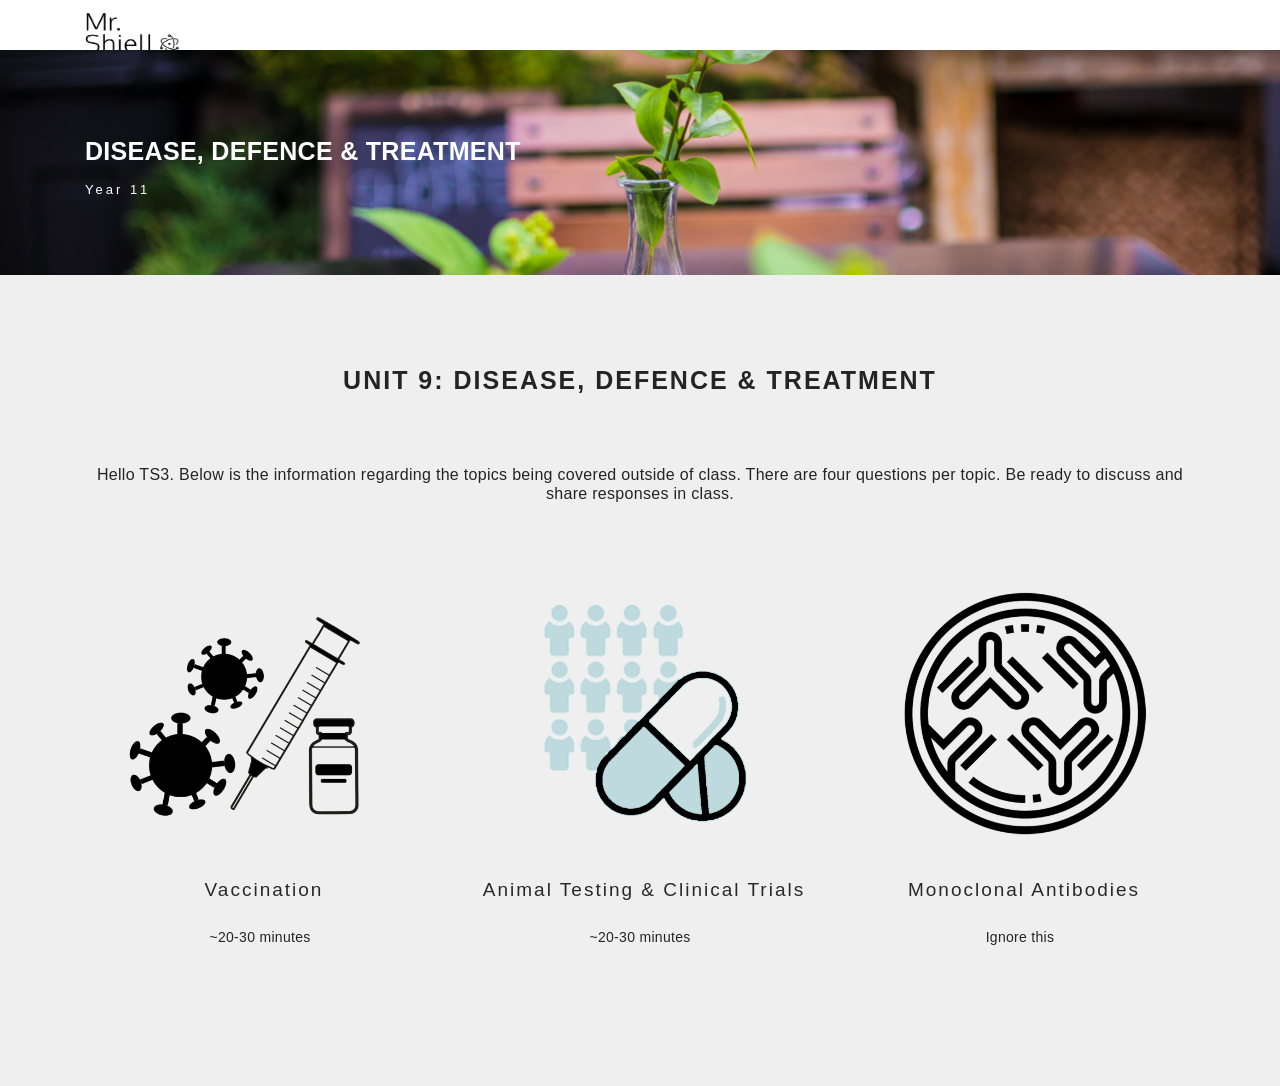
<file: index.html>
<!DOCTYPE html>
<html lang="en">

<head>
  <meta charset="utf-8">
  <meta content="width=device-width, initial-scale=1.0" name="viewport">
  <title>Year 11 TS3</title>
  <meta content="" name="descriptison">
  <meta content="" name="keywords">
 
<!-- Favicons -->

  <link href="assets/img/favicon.png" rel="icon">
  <link href="assets/img/apple-touch-icon.png" rel="apple-touch-icon">
  
  <!-- Google Fonts -->

  <link href="https://fonts.googleapis.com/css?family=Poppins:300,300i,400,400i,500,500i,600,600i,700,700i|Playfair+Display:400,400i,500,500i,600,600i,700,700i,900,900i" rel="stylesheet">
  
  <!-- Vendor CSS Files -->

  <link href="assets/vendor/bootstrap/css/bootstrap.min.css" rel="stylesheet">
  <link href="assets/vendor/hover/hover.min.css" rel="stylesheet">
  <link href="assets/vendor/ionicons/css/ionicons.min.css" rel="stylesheet">
  <link href="assets/vendor/venobox/venobox.css" rel="stylesheet">
  <link href="assets/vendor/owl.carousel/assets/owl.carousel.min.css" rel="stylesheet">

  <!-- Template Main CSS File -->

  <link href="assets/css/style.css" rel="stylesheet">

</head>

<body>

  <!-- ======= Navbar ======= -->
  
  <nav id="main-nav-subpage" class="subpage-nav">
    <div class="row">
      <div class="container">
        <div class="logo">
          <a href="index.html"><img src="assets/img//mrlogo.png" alt="logo"></a></div>
        <div class="responsive"><i data-icon="m" class="ion-navicon-round"></i></div>
      </div>
    </div>
  </nav>
  
  <!-- End Navbar -->

    <!-- ======= Hero Section ======= -->

    <div id="hero-biology" class="home">

      <div class="container">
        <div class="hero-content">
          <h1>Disease, Defence & Treatment</h1>
          <p>Year 11</p>
      
        </div>
      </div>
    </div>

    <!-- End Hero -->

<!--Approx 10 sections so alternating colors of 10 blocks-->

  <main id="main">
      <!-- ======= Blog Grid 9 ======= -->
      <div id="unit9">
      <div id="journal-blog1" class="text-left  paddsections">
          <div class="container">
            <div class="section-title text-center">
              <h2>Unit 9: Disease, Defence & Treatment</h2>
            </div>
            <div class="section-title text-center">
                <h6>Hello TS3. Below is the information regarding the topics being covered outside of class. There are four questions per topic. Be ready to discuss and share responses in class.</h6>
              </div>
          </div>
          <div class="container">
            <div class="journal-block">
              <div class="row">
                <div class="col-lg-4 col-md-6">
                  <div class="journal-info mb-30">
                      <a href="Vaccination.html"><img src="assets/img/vaccine.png" class="img-responsive" alt="img"></a>
                      <div class="journal-txt">
                        <h4 class="text-center"><a href="Vaccination.html">Vaccination</a></h4>
                        <p class="separator text-center">~20-30 minutes</p>
                    </div>
                  </div>
                </div>
                <div class="col-lg-4 col-md-6">
                  <div class="journal-info mb-30">
                      <a href="Clinicaltrials.html"><img src="assets/img/clinical.png" class="img-responsive" alt="img"></a>
                      <div class="journal-txt">
                        <h4 class="text-center"><a href="Clinicaltrials.html">Animal Testing & Clinical Trials</a></h4>
                        <p class="separator text-center">~20-30 minutes</p>
                     
                    </div>
                  </div>
                </div>
                <div class="col-lg-4 col-md-6">
                  <div class="journal-info mb-30">
                      <a href=""><img src="assets/img/antibodies.png" class="img-responsive" alt="img"></a>
                      <div class="journal-txt">
                        <h4 class="text-center"><a href="#">Monoclonal Antibodies</a></h4>
                        <p class="separator text-center">Ignore this</p>

                    </div>
                  </div>
                </div>
              </div>
            </div>
          </div>
        </div>
        </div>
    <!-- End Block Grid 9 -->
  
  </main><!-- End #main -->


  <!-- ======= Footer 
  <div id="footer" class="text-center">
    <div class="container">
    </div>
  </div> -->

  <!-- Vendor JS Files -->
  <script src="assets/vendor/jquery/jquery.min.js"></script>
  <script src="assets/vendor/bootstrap/js/bootstrap.bundle.min.js"></script>
  <script src="assets/vendor/jquery.easing/jquery.easing.min.js"></script>
  <script src="assets/vendor/php-email-form/validate.js"></script>
  <script src="assets/vendor/typed/typed.js"></script>
  <script src="assets/vendor/jquery-sticky/jquery.sticky.js"></script>
  <script src="assets/vendor/isotope-layout/isotope.pkgd.min.js"></script>
  <script src="assets/vendor/venobox/venobox.min.js"></script>
  <script src="assets/vendor/owl.carousel/owl.carousel.min.js"></script>

  <!-- Template Main JS File -->
  <script src="assets/js/main.js"></script>

</body>

</html>
</file>
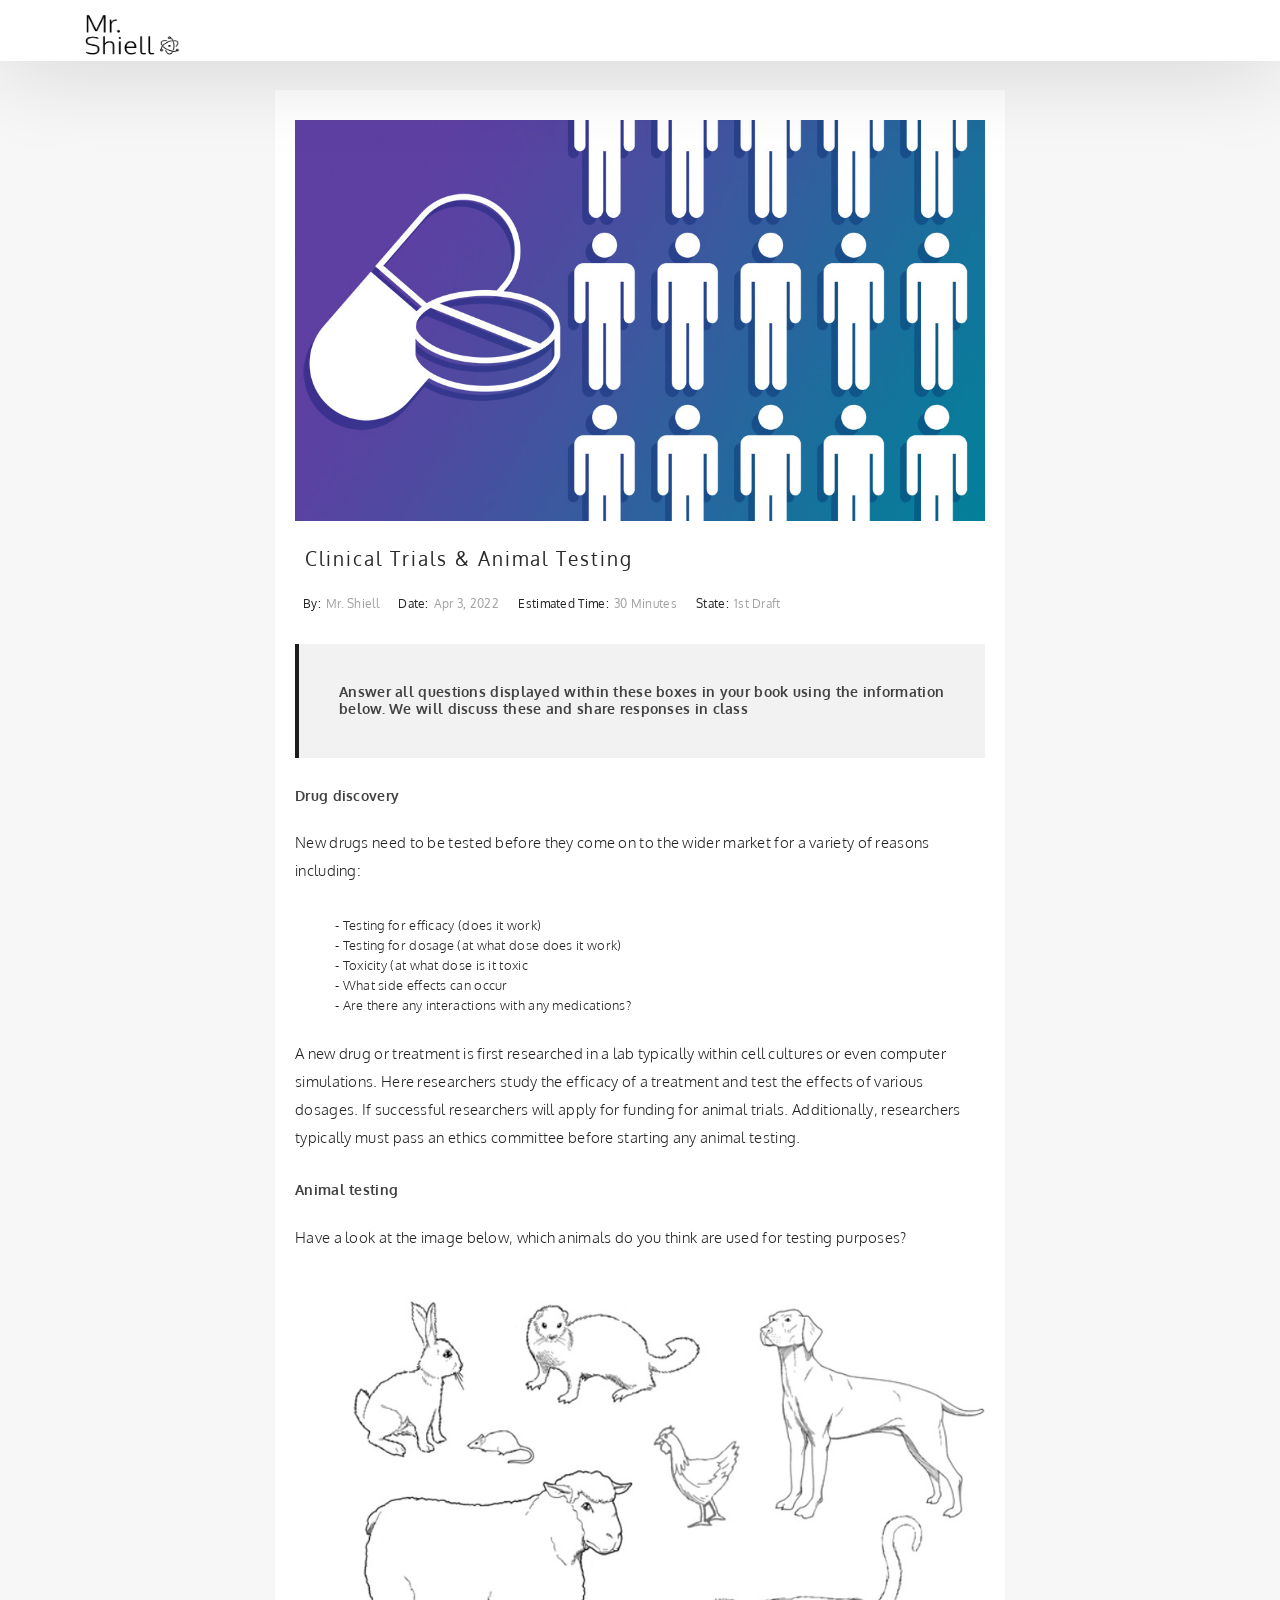
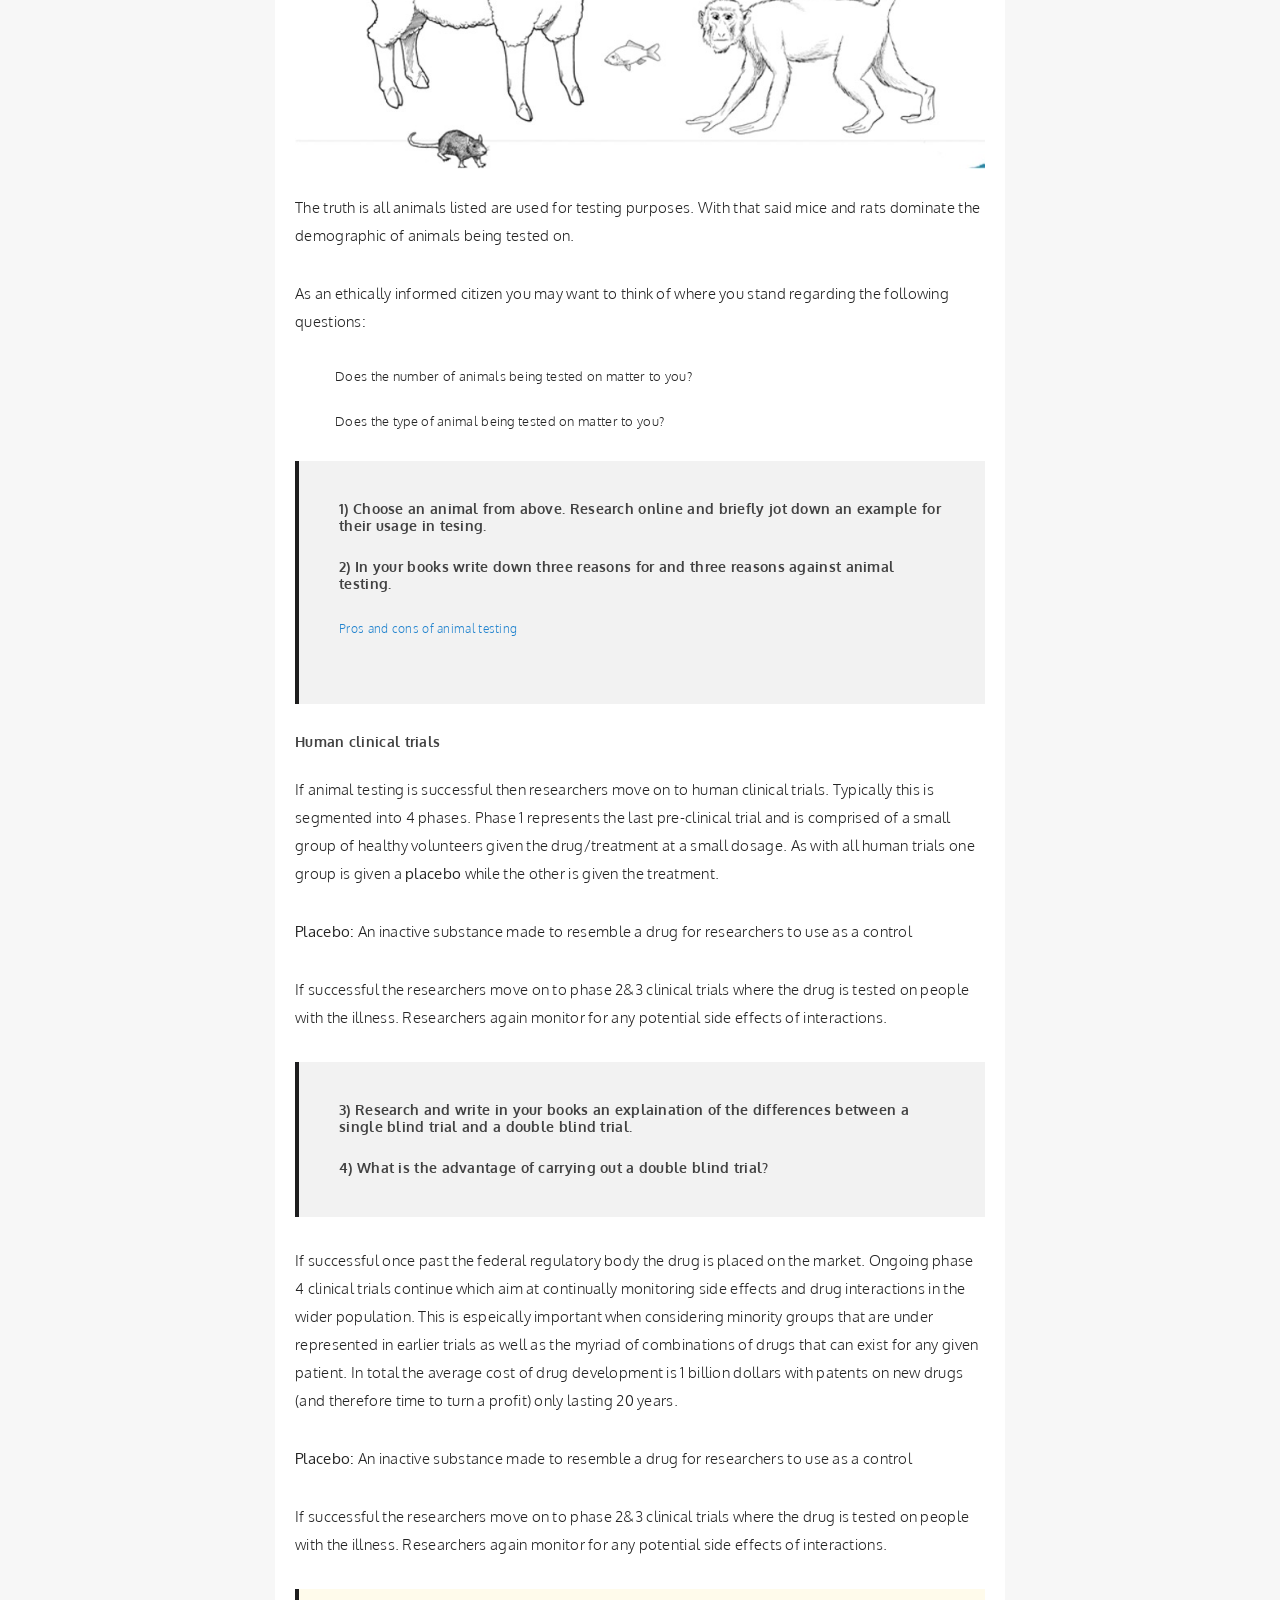
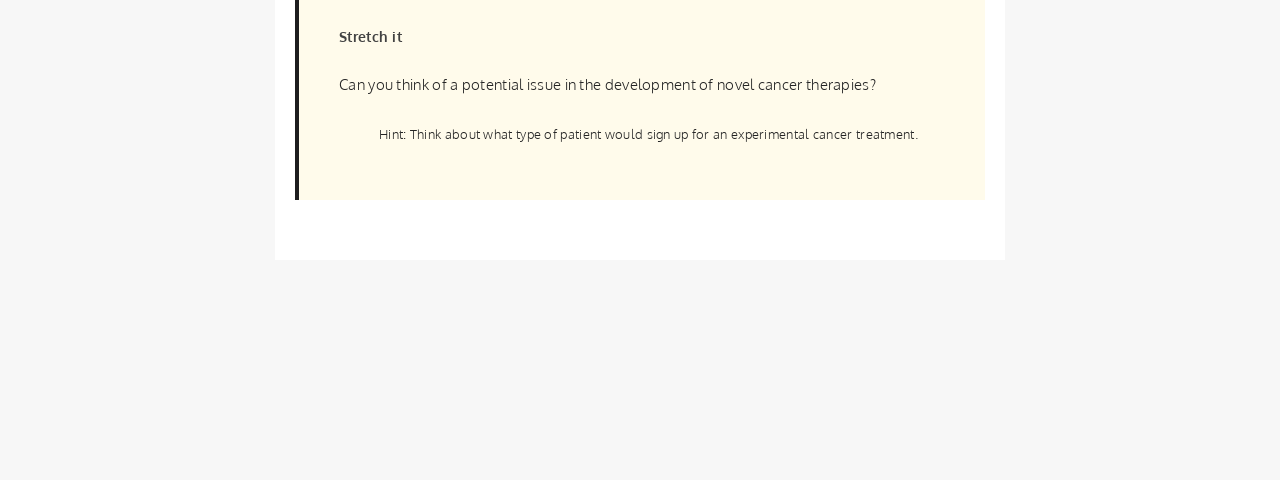
<file: Clinicaltrials.html>
<!DOCTYPE html>
<html lang="en">

<head>
  <meta charset="utf-8">
  <meta content="width=device-width, initial-scale=1.0" name="viewport">

  <title>Clinical Trials & Animal testing</title>
  <meta content="" name="descriptison">
  <meta content="" name="keywords">

  <!-- Favicons -->
  <link href="assets/img/favicon.png" rel="icon">
  <link href="assets/img/apple-touch-icon.png" rel="apple-touch-icon">

  <!-- Google Fonts -->
  <link href="https://fonts.googleapis.com/css?family=Poppins:300,300i,400,400i,500,500i,600,600i,700,700i|Playfair+Display:400,400i,500,500i,600,600i,700,700i,900,900i" rel="stylesheet">
  <link href="https://fonts.googleapis.com/css2?family=Oxygen:wght@300;400;700&display=swap" rel="stylesheet">


  <!-- Vendor CSS Files -->
  <link href="assets/vendor/bootstrap/css/bootstrap.min.css" rel="stylesheet">
  <link href="assets/vendor/hover/hover.min.css" rel="stylesheet">
  <link href="assets/vendor/ionicons/css/ionicons.min.css" rel="stylesheet">
  <link href="assets/vendor/venobox/venobox.css" rel="stylesheet">
  <link href="assets/vendor/owl.carousel/assets/owl.carousel.min.css" rel="stylesheet">

  <!-- Template Main CSS File -->
  <link href="assets/css/style.css" rel="stylesheet">

  <!-- =======================================================
  * Template Name: Folio - v2.0.1
  * Template URL: https://bootstrapmade.com/folio-bootstrap-portfolio-template/
  * Author: BootstrapMade.com
  * License: https://bootstrapmade.com/license/
  ======================================================== -->
</head>

<body>

 <!-- ======= Navbar 1 ======= -->
 <nav id="main-nav">
  <div class="row">
    <div class="container">

      <div class="logo">
        <a><img src="assets/img//mrlogo.png" alt="logo"></a>
      </div>

      <div class="responsive"><i data-icon="m" class="ion-navicon-round"></i></div>

      <ul class="nav-menu list-unstyled">
       <!--<li><a href="#header" class="smoothScroll">Home</a></li>-->
       <!-- <li><a href="index.html">Home</a></li>
        <li><a href="GCSEBiology.html" class="smoothScroll">Table of Conents</a></li>
        <li><a href="#journal-blog" class="smoothScroll">More</a></li>-->
  
      </ul>

    </div>
  </div>
</nav><!-- End Navbar -->

  <main id="main">

    <!-- ======= Blog Single ======= -->
    <div class="main-content paddsection">
      <div class="container">
        <div class="row justify-content-center">
          <div class="col-md-8 col-md-offset-2">
            <div class="row">
              <div class="container-main single-main">
                <div class="col-md-12">
                  <div class="block-main mb-30">
                    
                    <div class="content-main single-post padDiv">
                      <div class="journal-txt">
                        <img width="100%" src="assets/img/clinical.jpeg">
                          <p> </p>
                        <h4><a href="#">Clinical Trials & Animal Testing</a></h4>
          

                      </div>
                      <div class="post-meta">
                        <ul class="list-unstyled mb-0">
                      
                    
                          <li class="author">by:<a>Mr. Shiell</a></li>
                          <li class="date">date:<a>Apr 3, 2022</a></li>
                          <li class="date">Estimated time:<a>30 minutes</a></li>
                          <li class="author">State:<a>1st draft</a></li>

                        <!--  <li class="commont"><i class="ion-ios-heart-outline"></i><a href="#">3 Comments</a></li> -->
                        </ul>
                      </div>
                      
<!--Learning Objectives-->
                      <blockquote>
                        <h5>Answer all questions displayed within these boxes in your book using the information below. We will discuss these and share responses in class</h5>
                      </blockquote>

                      <h5>Drug discovery</h5>

                      <p class="mb-30">New drugs need to be tested before they come on to the wider market for a variety of reasons including:</p>  
                        <ul>
                          <li>- Testing for efficacy (does it work)</li>
                          <li>- Testing for dosage (at what dose does it work)</li>
                          <li>- Toxicity (at what dose is it toxic</li>
                          <li>- What side effects can occur</li>
                          <li>- Are there any interactions with any medications?</li>
                        </ul>
                      <p></p>

                      
                      
                      <p class="mb-30">A new drug or treatment is first researched in a lab typically within cell cultures or even computer simulations. Here researchers study the efficacy of a treatment and test the effects of various dosages. If successful researchers will apply for funding for animal trials. Additionally, researchers typically must pass an ethics committee before starting any animal testing.</p>
                      <h5>Animal testing</h5>
                      <p class="mb-30">Have a look at the image below, which animals do you think are used for testing purposes?</p>
                        <img width="100%" src="assets/img/animals.jpg">
                        <p class="mb-30">The truth is all animals listed are used for testing purposes. With that said mice and rats dominate the demographic of animals being tested on.</p>
                        <p class="mb-30">As an ethically informed citizen you may want to think of where you stand regarding the following questions:</p>
                        <ul>
                          <li>Does the number of animals being tested on matter to you?</li>
                          <p></p>
                          <li>Does the type of animal being tested on matter to you?</li>
                          <p></p>
                        </ul>

                        <blockquote>
                          <H5>1) Choose an animal from above. Research online and briefly jot down an example for their usage in tesing.</H5>
                          <p></p>
                          <p></p>
                         
                          <h5>2) In your books write down three reasons for and three reasons against animal testing.</h5>
                          <p></p>
                          <a id="link" href="https://animal-testing.procon.org/#:~:text=Proponents%20of%20animal%20testing%20say,mistreatment%20of%20animals%20in%20laboratories.">Pros and cons of animal testing</a>
                          <p></p>
                        </blockquote>

                        <h5>Human clinical trials</h5>
                        <p class="mb-30">If animal testing is successful then researchers move on to human clinical trials. Typically this is segmented into 4 phases. Phase 1 represents the last pre-clinical trial and is comprised of a small group of healthy volunteers given the drug/treatment at a small dosage. As with all human trials one group is given a <b>placebo</b> while the other is given the treatment.</b></p>
                        <p></p>
                        <p class="mb-30"><b>Placebo:</b> An inactive substance made to resemble a drug for researchers to use as a control</p>
                        <p class="mb-30">If successful the researchers move on to phase 2&3 clinical trials where the drug is tested on people with the illness. Researchers again monitor for any potential side effects of interactions.</p>
                        <p></p>
                        
                        <blockquote>
                         <h5>3) Research and write in your books an explaination of the differences between a single blind trial and a double blind trial.</h5>
                         <p></p>
                         <h5>4) What is the advantage of carrying out a double blind trial?</h5>
                        </blockquote>

                        <p class="mb-30">If successful once past the federal regulatory body the drug is placed on the market. Ongoing phase 4 clinical trials continue which aim at continually monitoring side effects and drug interactions in the wider population. This is espeically important when considering minority groups that are under represented in earlier trials as well as the myriad of combinations of drugs that can exist for any given patient. In total the average cost of drug development is 1 billion dollars with patents on new drugs (and therefore time to turn a profit) only lasting 20 years.</p>
                        <p></p>
                        <p class="mb-30"><b>Placebo:</b> An inactive substance made to resemble a drug for researchers to use as a control</p>
                        <p class="mb-30">If successful the researchers move on to phase 2&3 clinical trials where the drug is tested on people with the illness. Researchers again monitor for any potential side effects of interactions.</p>
                        <p></p>
  


                      <blockquote id="stretch">
                        <h5>Stretch it</h5>
                        <p></p>
                        <p>Can you think of a potential issue in the development of novel cancer therapies?</p>
                        <p></p>
                        <ul>
                        <li>Hint: Think about what type of patient would sign up for an experimental cancer treatment.<li>
                        </ul>
                      </blockquote>




      
                 <!-- ======= Blog Grid ======= -->
 

      <div class="container">
        <div class="journal-block">
          <div class="row">


            </div>
          </div>
        </div>
      </div>
    </div> 


    
    <!--End Blog Grid -->


<!-- 
                <div class="col-md-12">
                  <div class="comments text-left padDiv mb-30">
                    <div class="entry-comments">
                      <h6 class="mb-30">4 comments</h6>
                      <ul class="entry-comments-list list-unstyled">
                        <li>
                          <div class="entry-comments-item">
                            <img src="assets/img/avatar.jpg" class="entry-comments-avatar" alt="">
                            <div class="entry-comments-body">
                              <span class="entry-comments-author">Sommer Christian</span>
                              <span><a href="#">fev 14, 2018 at 12:48 pm</a></span>
                              <p class="mb-10">Lorem ipsum dolor sit amet, consectetur adipiscing elit. Nunc quam justo, ullamcorper tincidunt pellentesque in, condimentum ut enim. Aenean at pharetra diam, quis vulputate urna. </p>
                              <a class="rep" href="#">Reply</a>
                            </div>
                          </div>
                          <ul class="entry-comments-reply list-unstyled">
                            <li>
                              <div class="entry-comments-item">
                                <img src="assets/img/avatar.jpg" class="entry-comments-avatar" alt="">
                                <div class="entry-comments-body">
                                  <span class="entry-comments-author">Sara Smith</span>
                                  <span><a href="#">fev 14, 2018 at 12:51 pm</a></span>
                                  <p class="mb-10">Lorem ipsum dolor sit amet, consectetur adipiscing elit. Nunc quam justo, ullamcorper tincidunt pellentesque in, condimentum ut enim. Aenean at pharetra diam, quis vulputate urna.</p>
                                  <a class="rep" href="#">Reply</a>
                                </div>
                              </div>
                            </li>
                          </ul>
                        </li>
                        <li>
                          <div class="entry-comments-item">
                            <img src="assets/img/avatar.jpg" class="entry-comments-avatar" alt="">
                            <div class="entry-comments-body">
                              <span class="entry-comments-author">Andrew Lupkin</span>
                              <span><a href="#">fev 14, 2018 at 12:55 pm</a></span>
                              <p class="mb-10">Lorem ipsum dolor sit amet, consectetur adipiscing elit. Nunc quam justo, ullamcorper tincidunt pellentesque in, condimentum ut enim. Aenean at pharetra diam, quis vulputate urna. </p>
                              <a class="rep" href="#">Reply</a>
                            </div>
                          </div>
                        </li>
                      </ul>
                    </div>
                  </div>
                </div>
                <div class="col-lg-12">
                  <div class="cmt padDiv">
                    <form id="comment-form" method="post" action="" role="form">
                      <div class="row">
                        <div class="col-lg-6">
                          <div class="form-group">
                            <input id="form_name" type="text" name="name" class="form-control" placeholder="Name *" required="required">
                          </div>
                        </div>
                        <div class="col-lg-6">
                          <div class="form-group">
                            <input id="form_email" type="email" name="email" class="form-control" placeholder="email *" required="required">
                          </div>
                        </div>
                        <div class="col-md-12">
                          <div class="form-group">
                            <input id="form_name" type="text" name="website" class="form-control" placeholder="Website">
                          </div>
                        </div>
                        <div class="col-lg-12">
                          <div class="form-group">
                            <textarea id="form_message" name="message" class="form-control" placeholder="Message *" style="height: 200px;" required="required"></textarea>
                          </div>
                        </div>
                        <div class="col-lg-12">
                          <input type="submit" class="btn btn-defeault btn-send" value="Send message">
                        </div>
                      </div>
                    </form>
                  </div>
                </div>
              </div>
            </div>
          </div>
        </div>
      </div>
    </div>
    
  -->

    <!-- End Blog Single -->

  </main><!-- End #main -->




  <!-- ======= Footer ======= -->
  <div id="footer" class="text-center">
    <div class="container">
    
      <!-- <p>&copy; Copyrights Folio. All rights reserved.</p> -->



    </div>

  <!-- Vendor JS Files -->
  <script src="assets/vendor/jquery/jquery.min.js"></script>
  <script src="assets/vendor/bootstrap/js/bootstrap.bundle.min.js"></script>
  <script src="assets/vendor/jquery.easing/jquery.easing.min.js"></script>
  <script src="assets/vendor/php-email-form/validate.js"></script>
  <script src="assets/vendor/typed/typed.js"></script>
  <script src="assets/vendor/jquery-sticky/jquery.sticky.js"></script>
  <script src="assets/vendor/isotope-layout/isotope.pkgd.min.js"></script>
  <script src="assets/vendor/venobox/venobox.min.js"></script>
  <script src="assets/vendor/owl.carousel/owl.carousel.min.js"></script>

  <!-- Template Main JS File -->
  <script src="assets/js/main.js"></script>

</body>

</html>
</file>
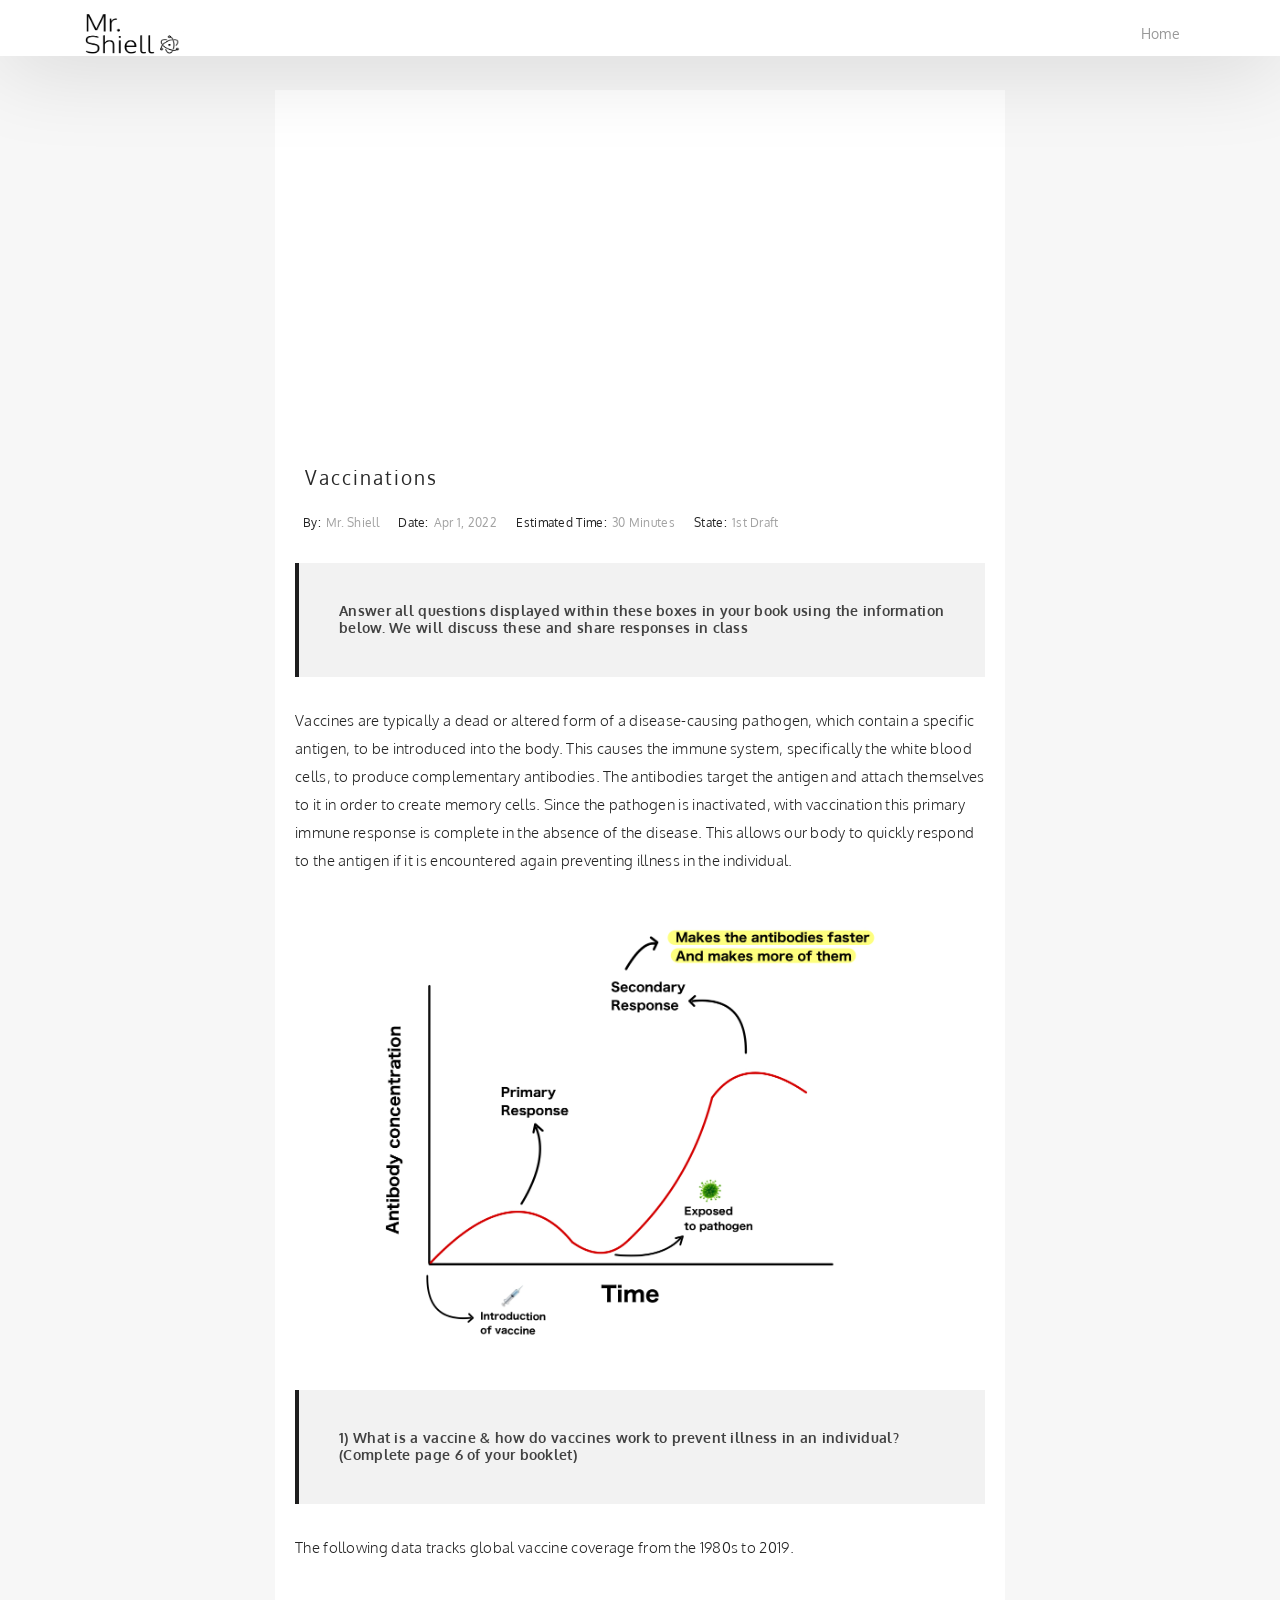
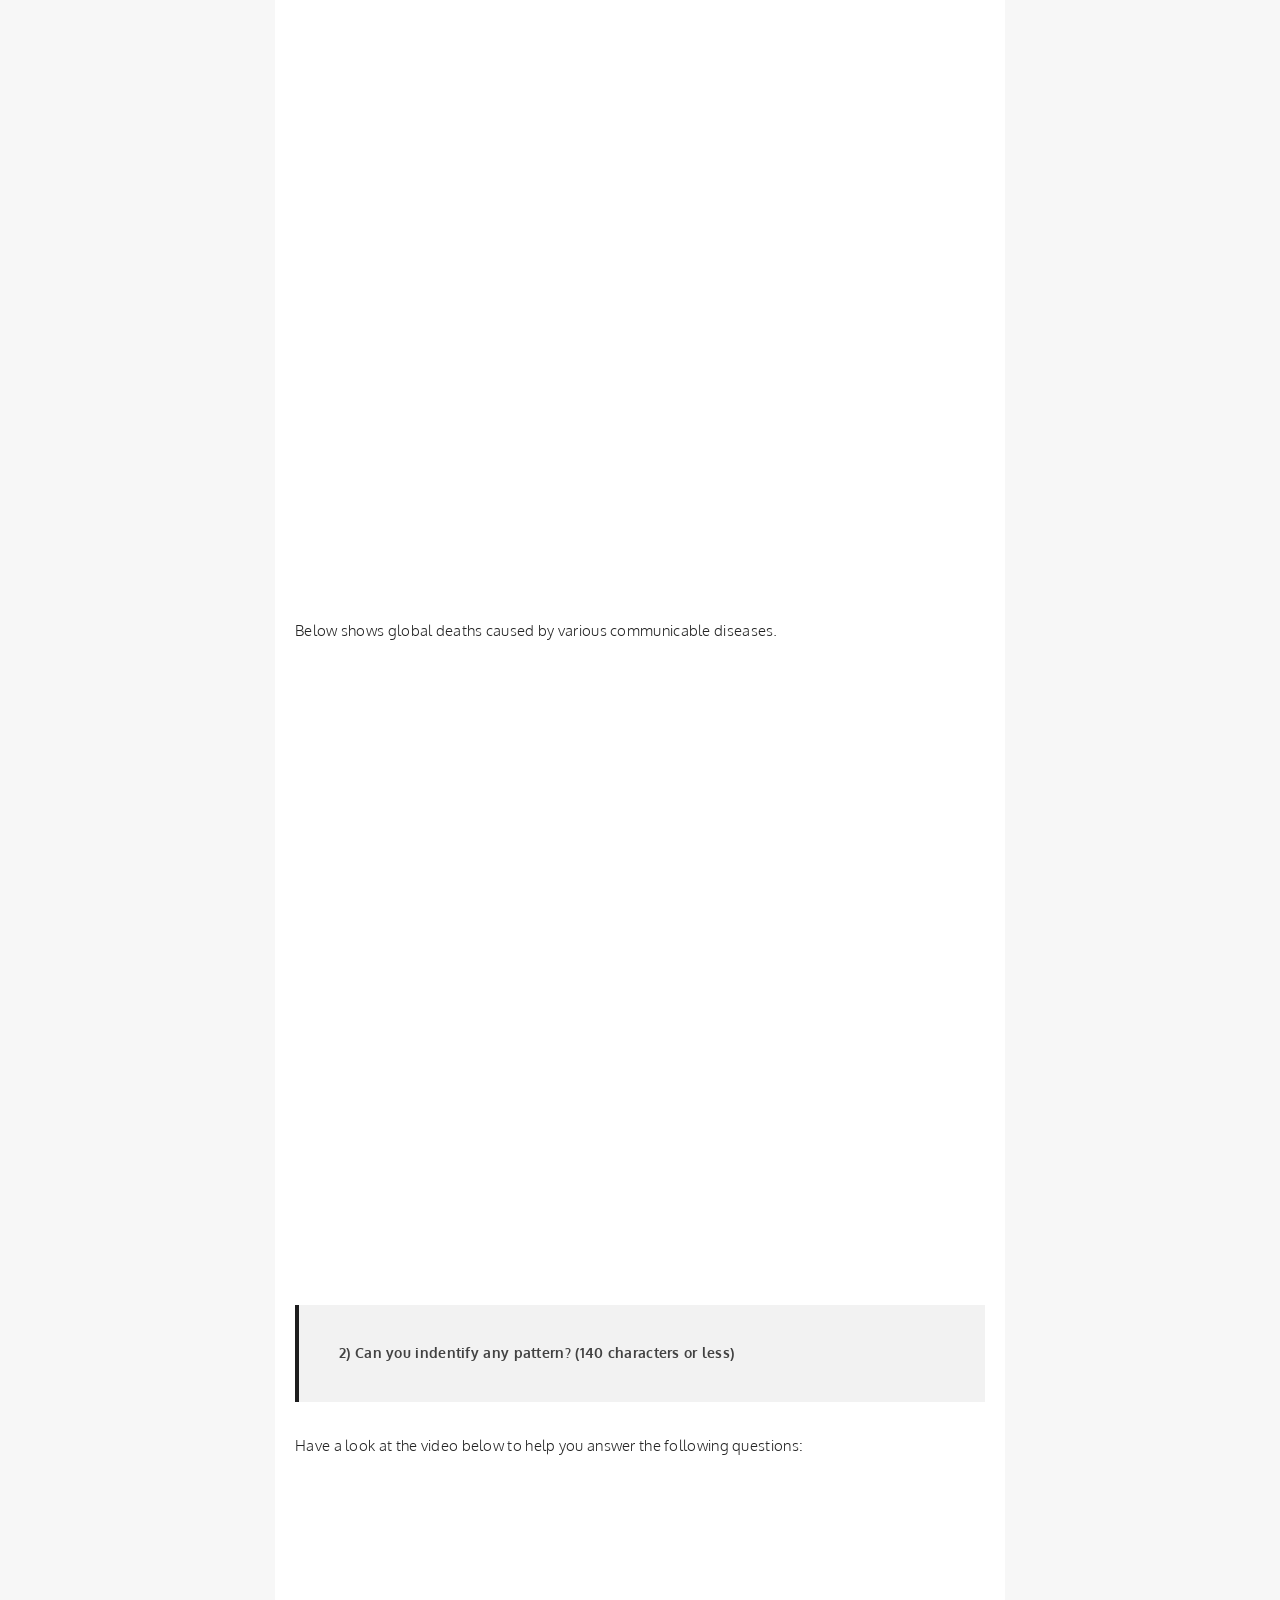
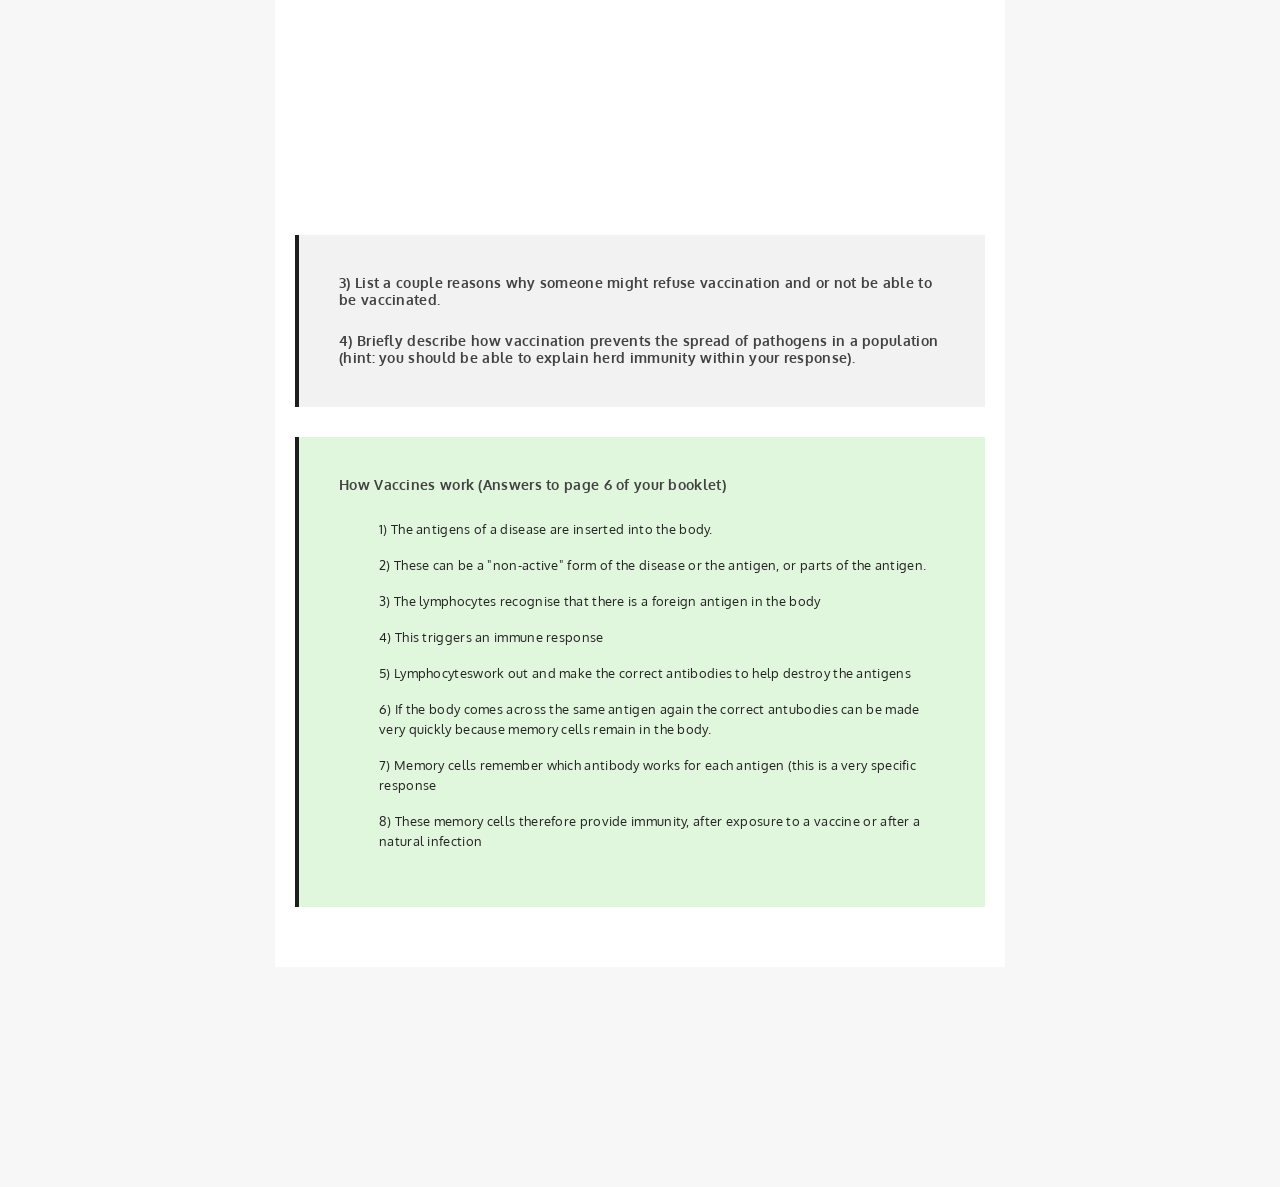
<file: Vaccination.html>
<!DOCTYPE html>
<html lang="en">

<head>
  <meta charset="utf-8">
  <meta content="width=device-width, initial-scale=1.0" name="viewport">

  <title>Vaccination</title>
  <meta content="" name="descriptison">
  <meta content="" name="keywords">

  <!-- Favicons -->
  <link href="assets/img/favicon.png" rel="icon">
  <link href="assets/img/apple-touch-icon.png" rel="apple-touch-icon">

  <!-- Google Fonts -->
  <link href="https://fonts.googleapis.com/css?family=Poppins:300,300i,400,400i,500,500i,600,600i,700,700i|Playfair+Display:400,400i,500,500i,600,600i,700,700i,900,900i" rel="stylesheet">
  <link href="https://fonts.googleapis.com/css2?family=Oxygen:wght@300;400;700&display=swap" rel="stylesheet">


  <!-- Vendor CSS Files -->
  <link href="assets/vendor/bootstrap/css/bootstrap.min.css" rel="stylesheet">
  <link href="assets/vendor/hover/hover.min.css" rel="stylesheet">
  <link href="assets/vendor/ionicons/css/ionicons.min.css" rel="stylesheet">
  <link href="assets/vendor/venobox/venobox.css" rel="stylesheet">
  <link href="assets/vendor/owl.carousel/assets/owl.carousel.min.css" rel="stylesheet">

  <!-- Template Main CSS File -->
  <link href="assets/css/style.css" rel="stylesheet">

  <!-- =======================================================
  * Template Name: Folio - v2.0.1
  * Template URL: https://bootstrapmade.com/folio-bootstrap-portfolio-template/
  * Author: BootstrapMade.com
  * License: https://bootstrapmade.com/license/
  ======================================================== -->
</head>

<body>

 <!-- ======= Navbar 1 ======= -->
 <nav id="main-nav">
  <div class="row">
    <div class="container">

      <div class="logo">
        <a href="index.html"><img src="assets/img//mrlogo.png" alt="logo"></a>
      </div>

      <div class="responsive"><i data-icon="m" class="ion-navicon-round"></i></div>

      <ul class="nav-menu list-unstyled">
       <!--<li><a href="#header" class="smoothScroll">Home</a></li>-->
      <li><a href="index.html">Home</a></li>
        <!--  <li><a href="GCSEBiology.html" class="smoothScroll">Table of Conents</a></li>
        <li><a href="#journal-blog" class="smoothScroll">More</a></li>-->
  
      </ul>

    </div>
  </div>
</nav><!-- End Navbar -->

  <main id="main">

    <!-- ======= Blog Single ======= -->
    <div class="main-content paddsection">
      <div class="container">
        <div class="row justify-content-center">
          <div class="col-md-8 col-md-offset-2">
            <div class="row">
              <div class="container-main single-main">
                <div class="col-md-12">
                  <div class="block-main mb-30">
                    
                    <div class="content-main single-post padDiv">
                      <div class="journal-txt">
                        <iframe width="100%" height="315" src="https://www.youtube.com/embed/fF5-aJ-o0Os" title="YouTube video player" frameborder="0" allow="accelerometer; autoplay; clipboard-write; encrypted-media; gyroscope; picture-in-picture" allowfullscreen></iframe>
                          <p> </p>
                        <h4><a href="#">Vaccinations</a></h4>
          

                      </div>
                      <div class="post-meta">
                        <ul class="list-unstyled mb-0">
                      
                    
                          <li class="author">by:<a>Mr. Shiell</a></li>
                          <li class="date">date:<a>Apr 1, 2022</a></li>
                          <li class="date">Estimated time:<a>30 minutes</a></li>
                          <li class="author">State:<a>1st draft</a></li>

                        <!--  <li class="commont"><i class="ion-ios-heart-outline"></i><a href="#">3 Comments</a></li> -->
                        </ul>
                      </div>
                      
<!--Learning Objectives-->
                      <blockquote>
                        <h5>Answer all questions displayed within these boxes in your book using the information below. We will discuss these and share responses in class</h5>
                      </blockquote>

                      <p class="mb-30">Vaccines are typically a dead or altered form of a disease-causing pathogen, which contain a specific antigen, to be introduced into the body. This causes the immune system, specifically the white blood cells, to produce complementary antibodies. The antibodies target the antigen and attach themselves to it in order to create memory cells. Since the pathogen is inactivated, with vaccination this primary immune response is complete in the absence of the disease. This allows our body to quickly respond to the antigen if it is encountered again preventing illness in the individual.</p>  
                      <img src="assets/img/Vaccination/Curve.jpeg" class="intext" alt="reviews2">
                      <p></p>

                      <blockquote>
                        <h5>1) What is a vaccine & how do vaccines work to prevent illness in an individual? (Complete page 6 of your booklet)</h5>
                      </blockquote>

                      

                      <p>The following data tracks global vaccine coverage from the 1980s to 2019.</p>

                 
                      <p></p>
                        <iframe src="https://ourworldindata.org/grapher/global-vaccination-coverage?time=1980..2019&country=~OWID_WRL" loading="lazy" style="width: 100%; height: 600px; border: 0px none;"></iframe>
               
                      <p>Below shows global deaths caused by various communicable diseases.</p>


                          <iframe src="https://ourworldindata.org/grapher/Deaths-caused-by-vaccine-preventable-diseases-over-time?time=1990..2015" loading="lazy" style="width: 100%; height: 600px; border: 0px none;"></iframe>
     
                          <blockquote>
                            <h5>2) Can you indentify any pattern? (140 characters or less)  </h5>                            
                          </blockquote>

    
                          <p>Have a look at the video below to help you answer the following questions:</p>

                       <div>
                         <iframe width="100%" height="315" src="https://www.youtube.com/embed/Z2swde6Z97w" title="YouTube video player" frameborder="0" allow="accelerometer; autoplay; clipboard-write; encrypted-media; gyroscope; picture-in-picture" allowfullscreen></iframe>
                        </div>

            

                 
                        <blockquote>
                          <h5>3) List a couple reasons why someone might refuse vaccination and or not be able to be vaccinated.</h5>
                          <p></p>
                          <h5>4) Briefly describe how vaccination prevents the spread of pathogens in a population (hint: you should be able to explain herd immunity within your response). </h5>
                        </blockquote>





                    <blockquote id="answer">
                      <H5>How Vaccines work (Answers to page 6 of your booklet)
                      </H5>
                      <p></p>
                      <li>
                        <ul><b>1) The antigens of a disease are inserted into the body. </b></ul>
                         <ul><b>2) These can be a "non-active" form of the disease or the antigen, or parts of the antigen.</b></ul>
                         <ul><b>3) The lymphocytes recognise that there is a foreign antigen in the body</b></ul> 
                         <ul><b>4) This triggers an immune response </b></ul>
                         <ul><b>5) Lymphocyteswork out and make the correct antibodies to help destroy the antigens</b></ul>
                         <ul><b>6) If the body comes across the same antigen again the correct antubodies can be made very quickly because memory cells remain in the body.</b></ul> 
                         <ul><b>7) Memory cells remember which antibody works for each antigen (this is a very specific response</b></ul>
                         <ul><b>8) These memory cells therefore provide immunity, after exposure to a vaccine or after a natural infection</b></ul> 
                     </li>
                    </blockquote>

      
                 <!-- ======= Blog Grid ======= -->
 

      <div class="container">
        <div class="journal-block">
          <div class="row">


            </div>
          </div>
        </div>
      </div>
    </div> 


    
    <!--End Blog Grid -->


<!-- 
                <div class="col-md-12">
                  <div class="comments text-left padDiv mb-30">
                    <div class="entry-comments">
                      <h6 class="mb-30">4 comments</h6>
                      <ul class="entry-comments-list list-unstyled">
                        <li>
                          <div class="entry-comments-item">
                            <img src="assets/img/avatar.jpg" class="entry-comments-avatar" alt="">
                            <div class="entry-comments-body">
                              <span class="entry-comments-author">Sommer Christian</span>
                              <span><a href="#">fev 14, 2018 at 12:48 pm</a></span>
                              <p class="mb-10">Lorem ipsum dolor sit amet, consectetur adipiscing elit. Nunc quam justo, ullamcorper tincidunt pellentesque in, condimentum ut enim. Aenean at pharetra diam, quis vulputate urna. </p>
                              <a class="rep" href="#">Reply</a>
                            </div>
                          </div>
                          <ul class="entry-comments-reply list-unstyled">
                            <li>
                              <div class="entry-comments-item">
                                <img src="assets/img/avatar.jpg" class="entry-comments-avatar" alt="">
                                <div class="entry-comments-body">
                                  <span class="entry-comments-author">Sara Smith</span>
                                  <span><a href="#">fev 14, 2018 at 12:51 pm</a></span>
                                  <p class="mb-10">Lorem ipsum dolor sit amet, consectetur adipiscing elit. Nunc quam justo, ullamcorper tincidunt pellentesque in, condimentum ut enim. Aenean at pharetra diam, quis vulputate urna.</p>
                                  <a class="rep" href="#">Reply</a>
                                </div>
                              </div>
                            </li>
                          </ul>
                        </li>
                        <li>
                          <div class="entry-comments-item">
                            <img src="assets/img/avatar.jpg" class="entry-comments-avatar" alt="">
                            <div class="entry-comments-body">
                              <span class="entry-comments-author">Andrew Lupkin</span>
                              <span><a href="#">fev 14, 2018 at 12:55 pm</a></span>
                              <p class="mb-10">Lorem ipsum dolor sit amet, consectetur adipiscing elit. Nunc quam justo, ullamcorper tincidunt pellentesque in, condimentum ut enim. Aenean at pharetra diam, quis vulputate urna. </p>
                              <a class="rep" href="#">Reply</a>
                            </div>
                          </div>
                        </li>
                      </ul>
                    </div>
                  </div>
                </div>
                <div class="col-lg-12">
                  <div class="cmt padDiv">
                    <form id="comment-form" method="post" action="" role="form">
                      <div class="row">
                        <div class="col-lg-6">
                          <div class="form-group">
                            <input id="form_name" type="text" name="name" class="form-control" placeholder="Name *" required="required">
                          </div>
                        </div>
                        <div class="col-lg-6">
                          <div class="form-group">
                            <input id="form_email" type="email" name="email" class="form-control" placeholder="email *" required="required">
                          </div>
                        </div>
                        <div class="col-md-12">
                          <div class="form-group">
                            <input id="form_name" type="text" name="website" class="form-control" placeholder="Website">
                          </div>
                        </div>
                        <div class="col-lg-12">
                          <div class="form-group">
                            <textarea id="form_message" name="message" class="form-control" placeholder="Message *" style="height: 200px;" required="required"></textarea>
                          </div>
                        </div>
                        <div class="col-lg-12">
                          <input type="submit" class="btn btn-defeault btn-send" value="Send message">
                        </div>
                      </div>
                    </form>
                  </div>
                </div>
              </div>
            </div>
          </div>
        </div>
      </div>
    </div>
    
  -->

    <!-- End Blog Single -->

  </main><!-- End #main -->




  <!-- ======= Footer ======= -->
  <div id="footer" class="text-center">
    <div class="container">
    
      <!-- <p>&copy; Copyrights Folio. All rights reserved.</p> -->



    </div>

  <!-- Vendor JS Files -->
  <script src="assets/vendor/jquery/jquery.min.js"></script>
  <script src="assets/vendor/bootstrap/js/bootstrap.bundle.min.js"></script>
  <script src="assets/vendor/jquery.easing/jquery.easing.min.js"></script>
  <script src="assets/vendor/php-email-form/validate.js"></script>
  <script src="assets/vendor/typed/typed.js"></script>
  <script src="assets/vendor/jquery-sticky/jquery.sticky.js"></script>
  <script src="assets/vendor/isotope-layout/isotope.pkgd.min.js"></script>
  <script src="assets/vendor/venobox/venobox.min.js"></script>
  <script src="assets/vendor/owl.carousel/owl.carousel.min.js"></script>

  <!-- Template Main JS File -->
  <script src="assets/js/main.js"></script>

</body>

</html>
</file>
<file: assets/vendor/venobox/venobox.css>
/* ------ venobox.css --------*/
.vbox-overlay *, .vbox-overlay *:before, .vbox-overlay *:after{
    -webkit-backface-visibility: hidden;
    -webkit-box-sizing:border-box;
    -moz-box-sizing:border-box;
    box-sizing:border-box;
}
.vbox-overlay * { 
    -webkit-backface-visibility: visible;
    backface-visibility: visible;
}
.vbox-overlay{
    display: -webkit-flex;
    display: flex;
    -webkit-flex-direction: column;
    flex-direction: column;
    -webkit-justify-content: center;
    justify-content: center;
    -webkit-align-items: center;
    align-items: center;
    position: fixed;
    left: 0;
    top: 0;
    bottom: 0;
    right: 0;
    z-index: 1040;
    -webkit-transform:translateZ(1000px);
    transform: translateZ(1000px);
    transform-style: preserve-3d;
}

/* ----- navigation ----- */
.vbox-title{
    width: 100%;
    height: 40px;
    float: left;
    text-align: center;
    line-height: 28px;
    font-size: 12px;
    padding: 6px 40px;
    overflow: hidden;
    position: fixed;
    display: none;
    left: 0;
    z-index: 1050;
}
.vbox-close{
    cursor: pointer;
    position: fixed;
    top: -1px;
    right: 0;
    width: 50px;
    height: 40px;
    padding: 6px;
    display: block;
    background-position:10px center;
    overflow: hidden;
    font-size: 24px;
    line-height: 1;
    text-align: center;
    z-index: 1050;
}
.vbox-num{
    cursor: pointer;
    position: fixed;
    left: 0;
    height: 40px;
    display: block;
    overflow: hidden;
    line-height: 28px;
    font-size: 12px;
    padding: 6px 10px;
    display: none;
    z-index: 1050;
}
/* ----- navigation ARROWS ----- */
.vbox-next, .vbox-prev{
    position: fixed;
    top: 50%;
    margin-top: -15px;
    overflow: hidden;
    cursor: pointer;
    display: block;
    width: 45px;
    height: 45px;
    z-index: 1050;
}
.vbox-next span, .vbox-prev span{
    position: relative;
    width: 20px;
    height: 20px;
    border: 2px solid transparent;
    border-top-color: #B6B6B6;
    border-right-color: #B6B6B6;
    text-indent: -100px;
    position: absolute;
    top: 8px;
    display: block;
}
.vbox-prev{
    left: 15px;
}
.vbox-next{
    right: 15px;
}
.vbox-prev span{
    left: 10px;
    -ms-transform: rotate(-135deg);
    -webkit-transform: rotate(-135deg);
    transform: rotate(-135deg);
}
.vbox-next span{
    -ms-transform: rotate(45deg);
    -webkit-transform: rotate(45deg);
    transform: rotate(45deg);
    right: 10px;
}
/* ------- inline window ------ */
.vbox-inline{
    width: 420px;
    height: 315px;
    height: 70vh;
    padding: 10px;
    background: #fff;
    margin: 0 auto;
    overflow: auto;
    text-align: left;
}
/* ------- Video & iFrames window ------ */
.venoframe{
    max-width: 100%;
    width: 100%;
    border: none;
    width: 100%;
    height: 260px;
    height: 70vh;
}
.venoframe.vbvid{
    height: 260px;
}
@media (min-width: 768px) {
    .venoframe, .vbox-inline{
        width: 90%;
        height: 360px;
        height: 70vh;
    }
    .venoframe.vbvid{
        width: 640px;
        height: 360px;
    }
}
@media (min-width: 992px) {
    .venoframe, .vbox-inline{
        max-width: 1200px;
        width: 80%;
        height: 540px;
        height: 70vh;
    }
    .venoframe.vbvid{
        width: 960px;
        height: 540px;
    }
}
/* 
Please do NOT edit this part! 
or at least read this note: http://i.imgur.com/7C0ws9e.gif
*/
.vbox-open{
    overflow: hidden;
}
.vbox-container{
    position: absolute;
    left: 0;
    right: 0;
    top: 0;
    bottom: 0;
    overflow-x: hidden;
    overflow-y: scroll;
    overflow-scrolling: touch;
    -webkit-overflow-scrolling: touch;
    z-index: 20;
    max-height: 100%;

}

.vbox-content{
    text-align: center;
    float: left;
    width: 100%;
    position: relative;
    overflow: hidden;
    padding: 20px 10px;
}
.vbox-container img{
    max-width: 100%;
    height: auto;
}
.vbox-figlio{
    box-shadow: 0 0 12px rgba(0,0,0,0.19), 0 6px 6px rgba(0,0,0,0.23);
    max-width: 100%;
    text-align: initial;
}
img.vbox-figlio{
    -webkit-user-select: none;
-khtml-user-select: none;
-moz-user-select: none;
-o-user-select: none;
user-select: none;
}
.vbox-content.swipe-left{
    margin-left: -200px !important;
}
.vbox-content.swipe-right{
    margin-left: 200px !important;
}
.vbox-animated{
    webkit-transition: margin 300ms ease-out;
    transition: margin 300ms ease-out;
}

/* ---------- preloader ----------
 * SPINKIT 
 * http://tobiasahlin.com/spinkit/
-------------------------------- */
.sk-double-bounce,.sk-rotating-plane{width:40px;height:40px;margin:40px auto}.sk-rotating-plane{background-color:#333;-webkit-animation:sk-rotatePlane 1.2s infinite ease-in-out;animation:sk-rotatePlane 1.2s infinite ease-in-out}@-webkit-keyframes sk-rotatePlane{0%{-webkit-transform:perspective(120px) rotateX(0) rotateY(0);transform:perspective(120px) rotateX(0) rotateY(0)}50%{-webkit-transform:perspective(120px) rotateX(-180.1deg) rotateY(0);transform:perspective(120px) rotateX(-180.1deg) rotateY(0)}100%{-webkit-transform:perspective(120px) rotateX(-180deg) rotateY(-179.9deg);transform:perspective(120px) rotateX(-180deg) rotateY(-179.9deg)}}@keyframes sk-rotatePlane{0%{-webkit-transform:perspective(120px) rotateX(0) rotateY(0);transform:perspective(120px) rotateX(0) rotateY(0)}50%{-webkit-transform:perspective(120px) rotateX(-180.1deg) rotateY(0);transform:perspective(120px) rotateX(-180.1deg) rotateY(0)}100%{-webkit-transform:perspective(120px) rotateX(-180deg) rotateY(-179.9deg);transform:perspective(120px) rotateX(-180deg) rotateY(-179.9deg)}}.sk-double-bounce{position:relative}.sk-double-bounce .sk-child{width:100%;height:100%;border-radius:50%;background-color:#333;opacity:.6;position:absolute;top:0;left:0;-webkit-animation:sk-doubleBounce 2s infinite ease-in-out;animation:sk-doubleBounce 2s infinite ease-in-out}.sk-chasing-dots .sk-child,.sk-spinner-pulse,.sk-three-bounce .sk-child{background-color:#333;border-radius:100%}.sk-double-bounce .sk-double-bounce2{-webkit-animation-delay:-1s;animation-delay:-1s}@-webkit-keyframes sk-doubleBounce{0%,100%{-webkit-transform:scale(0);transform:scale(0)}50%{-webkit-transform:scale(1);transform:scale(1)}}@keyframes sk-doubleBounce{0%,100%{-webkit-transform:scale(0);transform:scale(0)}50%{-webkit-transform:scale(1);transform:scale(1)}}.sk-wave{margin:40px auto;width:50px;height:40px;text-align:center;font-size:10px}.sk-wave .sk-rect{background-color:#333;height:100%;width:6px;display:inline-block;-webkit-animation:sk-waveStretchDelay 1.2s infinite ease-in-out;animation:sk-waveStretchDelay 1.2s infinite ease-in-out}.sk-wave .sk-rect1{-webkit-animation-delay:-1.2s;animation-delay:-1.2s}.sk-wave .sk-rect2{-webkit-animation-delay:-1.1s;animation-delay:-1.1s}.sk-wave .sk-rect3{-webkit-animation-delay:-1s;animation-delay:-1s}.sk-wave .sk-rect4{-webkit-animation-delay:-.9s;animation-delay:-.9s}.sk-wave .sk-rect5{-webkit-animation-delay:-.8s;animation-delay:-.8s}@-webkit-keyframes sk-waveStretchDelay{0%,100%,40%{-webkit-transform:scaleY(.4);transform:scaleY(.4)}20%{-webkit-transform:scaleY(1);transform:scaleY(1)}}@keyframes sk-waveStretchDelay{0%,100%,40%{-webkit-transform:scaleY(.4);transform:scaleY(.4)}20%{-webkit-transform:scaleY(1);transform:scaleY(1)}}.sk-wandering-cubes{margin:40px auto;width:40px;height:40px;position:relative}.sk-wandering-cubes .sk-cube{background-color:#333;width:10px;height:10px;position:absolute;top:0;left:0;-webkit-animation:sk-wanderingCube 1.8s ease-in-out -1.8s infinite both;animation:sk-wanderingCube 1.8s ease-in-out -1.8s infinite both}.sk-chasing-dots,.sk-spinner-pulse{width:40px;height:40px;margin:40px auto}.sk-wandering-cubes .sk-cube2{-webkit-animation-delay:-.9s;animation-delay:-.9s}@-webkit-keyframes sk-wanderingCube{0%{-webkit-transform:rotate(0);transform:rotate(0)}25%{-webkit-transform:translateX(30px) rotate(-90deg) scale(.5);transform:translateX(30px) rotate(-90deg) scale(.5)}50%{-webkit-transform:translateX(30px) translateY(30px) rotate(-179deg);transform:translateX(30px) translateY(30px) rotate(-179deg)}50.1%{-webkit-transform:translateX(30px) translateY(30px) rotate(-180deg);transform:translateX(30px) translateY(30px) rotate(-180deg)}75%{-webkit-transform:translateX(0) translateY(30px) rotate(-270deg) scale(.5);transform:translateX(0) translateY(30px) rotate(-270deg) scale(.5)}100%{-webkit-transform:rotate(-360deg);transform:rotate(-360deg)}}@keyframes sk-wanderingCube{0%{-webkit-transform:rotate(0);transform:rotate(0)}25%{-webkit-transform:translateX(30px) rotate(-90deg) scale(.5);transform:translateX(30px) rotate(-90deg) scale(.5)}50%{-webkit-transform:translateX(30px) translateY(30px) rotate(-179deg);transform:translateX(30px) translateY(30px) rotate(-179deg)}50.1%{-webkit-transform:translateX(30px) translateY(30px) rotate(-180deg);transform:translateX(30px) translateY(30px) rotate(-180deg)}75%{-webkit-transform:translateX(0) translateY(30px) rotate(-270deg) scale(.5);transform:translateX(0) translateY(30px) rotate(-270deg) scale(.5)}100%{-webkit-transform:rotate(-360deg);transform:rotate(-360deg)}}.sk-spinner-pulse{-webkit-animation:sk-pulseScaleOut 1s infinite ease-in-out;animation:sk-pulseScaleOut 1s infinite ease-in-out}@-webkit-keyframes sk-pulseScaleOut{0%{-webkit-transform:scale(0);transform:scale(0)}100%{-webkit-transform:scale(1);transform:scale(1);opacity:0}}@keyframes sk-pulseScaleOut{0%{-webkit-transform:scale(0);transform:scale(0)}100%{-webkit-transform:scale(1);transform:scale(1);opacity:0}}.sk-chasing-dots{position:relative;text-align:center;-webkit-animation:sk-chasingDotsRotate 2s infinite linear;animation:sk-chasingDotsRotate 2s infinite linear}.sk-chasing-dots .sk-child{width:60%;height:60%;display:inline-block;position:absolute;top:0;-webkit-animation:sk-chasingDotsBounce 2s infinite ease-in-out;animation:sk-chasingDotsBounce 2s infinite ease-in-out}.sk-chasing-dots .sk-dot2{top:auto;bottom:0;-webkit-animation-delay:-1s;animation-delay:-1s}@-webkit-keyframes sk-chasingDotsRotate{100%{-webkit-transform:rotate(360deg);transform:rotate(360deg)}}@keyframes sk-chasingDotsRotate{100%{-webkit-transform:rotate(360deg);transform:rotate(360deg)}}@-webkit-keyframes sk-chasingDotsBounce{0%,100%{-webkit-transform:scale(0);transform:scale(0)}50%{-webkit-transform:scale(1);transform:scale(1)}}@keyframes sk-chasingDotsBounce{0%,100%{-webkit-transform:scale(0);transform:scale(0)}50%{-webkit-transform:scale(1);transform:scale(1)}}.sk-three-bounce{margin:40px auto;width:80px;text-align:center}.sk-three-bounce .sk-child{width:20px;height:20px;display:inline-block;-webkit-animation:sk-three-bounce 1.4s ease-in-out 0s infinite both;animation:sk-three-bounce 1.4s ease-in-out 0s infinite both}.sk-circle .sk-child:before,.sk-fading-circle .sk-circle:before{display:block;border-radius:100%;content:'';background-color:#333}.sk-three-bounce .sk-bounce1{-webkit-animation-delay:-.32s;animation-delay:-.32s}.sk-three-bounce .sk-bounce2{-webkit-animation-delay:-.16s;animation-delay:-.16s}@-webkit-keyframes sk-three-bounce{0%,100%,80%{-webkit-transform:scale(0);transform:scale(0)}40%{-webkit-transform:scale(1);transform:scale(1)}}@keyframes sk-three-bounce{0%,100%,80%{-webkit-transform:scale(0);transform:scale(0)}40%{-webkit-transform:scale(1);transform:scale(1)}}.sk-circle{margin:40px auto;width:40px;height:40px;position:relative}.sk-circle .sk-child{width:100%;height:100%;position:absolute;left:0;top:0}.sk-circle .sk-child:before{margin:0 auto;width:15%;height:15%;-webkit-animation:sk-circleBounceDelay 1.2s infinite ease-in-out both;animation:sk-circleBounceDelay 1.2s infinite ease-in-out both}.sk-circle .sk-circle2{-webkit-transform:rotate(30deg);-ms-transform:rotate(30deg);transform:rotate(30deg)}.sk-circle .sk-circle3{-webkit-transform:rotate(60deg);-ms-transform:rotate(60deg);transform:rotate(60deg)}.sk-circle .sk-circle4{-webkit-transform:rotate(90deg);-ms-transform:rotate(90deg);transform:rotate(90deg)}.sk-circle .sk-circle5{-webkit-transform:rotate(120deg);-ms-transform:rotate(120deg);transform:rotate(120deg)}.sk-circle .sk-circle6{-webkit-transform:rotate(150deg);-ms-transform:rotate(150deg);transform:rotate(150deg)}.sk-circle .sk-circle7{-webkit-transform:rotate(180deg);-ms-transform:rotate(180deg);transform:rotate(180deg)}.sk-circle .sk-circle8{-webkit-transform:rotate(210deg);-ms-transform:rotate(210deg);transform:rotate(210deg)}.sk-circle .sk-circle9{-webkit-transform:rotate(240deg);-ms-transform:rotate(240deg);transform:rotate(240deg)}.sk-circle .sk-circle10{-webkit-transform:rotate(270deg);-ms-transform:rotate(270deg);transform:rotate(270deg)}.sk-circle .sk-circle11{-webkit-transform:rotate(300deg);-ms-transform:rotate(300deg);transform:rotate(300deg)}.sk-circle .sk-circle12{-webkit-transform:rotate(330deg);-ms-transform:rotate(330deg);transform:rotate(330deg)}.sk-circle .sk-circle2:before{-webkit-animation-delay:-1.1s;animation-delay:-1.1s}.sk-circle .sk-circle3:before{-webkit-animation-delay:-1s;animation-delay:-1s}.sk-circle .sk-circle4:before{-webkit-animation-delay:-.9s;animation-delay:-.9s}.sk-circle .sk-circle5:before{-webkit-animation-delay:-.8s;animation-delay:-.8s}.sk-circle .sk-circle6:before{-webkit-animation-delay:-.7s;animation-delay:-.7s}.sk-circle .sk-circle7:before{-webkit-animation-delay:-.6s;animation-delay:-.6s}.sk-circle .sk-circle8:before{-webkit-animation-delay:-.5s;animation-delay:-.5s}.sk-circle .sk-circle9:before{-webkit-animation-delay:-.4s;animation-delay:-.4s}.sk-circle .sk-circle10:before{-webkit-animation-delay:-.3s;animation-delay:-.3s}.sk-circle .sk-circle11:before{-webkit-animation-delay:-.2s;animation-delay:-.2s}.sk-circle .sk-circle12:before{-webkit-animation-delay:-.1s;animation-delay:-.1s}@-webkit-keyframes sk-circleBounceDelay{0%,100%,80%{-webkit-transform:scale(0);transform:scale(0)}40%{-webkit-transform:scale(1);transform:scale(1)}}@keyframes sk-circleBounceDelay{0%,100%,80%{-webkit-transform:scale(0);transform:scale(0)}40%{-webkit-transform:scale(1);transform:scale(1)}}.sk-cube-grid{width:40px;height:40px;margin:40px auto}.sk-cube-grid .sk-cube{width:33.33%;height:33.33%;background-color:#333;float:left;-webkit-animation:sk-cubeGridScaleDelay 1.3s infinite ease-in-out;animation:sk-cubeGridScaleDelay 1.3s infinite ease-in-out}.sk-cube-grid .sk-cube1{-webkit-animation-delay:.2s;animation-delay:.2s}.sk-cube-grid .sk-cube2{-webkit-animation-delay:.3s;animation-delay:.3s}.sk-cube-grid .sk-cube3{-webkit-animation-delay:.4s;animation-delay:.4s}.sk-cube-grid .sk-cube4{-webkit-animation-delay:.1s;animation-delay:.1s}.sk-cube-grid .sk-cube5{-webkit-animation-delay:.2s;animation-delay:.2s}.sk-cube-grid .sk-cube6{-webkit-animation-delay:.3s;animation-delay:.3s}.sk-cube-grid .sk-cube7{-webkit-animation-delay:0ms;animation-delay:0ms}.sk-cube-grid .sk-cube8{-webkit-animation-delay:.1s;animation-delay:.1s}.sk-cube-grid .sk-cube9{-webkit-animation-delay:.2s;animation-delay:.2s}@-webkit-keyframes sk-cubeGridScaleDelay{0%,100%,70%{-webkit-transform:scale3D(1,1,1);transform:scale3D(1,1,1)}35%{-webkit-transform:scale3D(0,0,1);transform:scale3D(0,0,1)}}@keyframes sk-cubeGridScaleDelay{0%,100%,70%{-webkit-transform:scale3D(1,1,1);transform:scale3D(1,1,1)}35%{-webkit-transform:scale3D(0,0,1);transform:scale3D(0,0,1)}}.sk-fading-circle{margin:40px auto;width:40px;height:40px;position:relative}.sk-fading-circle .sk-circle{width:100%;height:100%;position:absolute;left:0;top:0}.sk-fading-circle .sk-circle:before{margin:0 auto;width:15%;height:15%;-webkit-animation:sk-circleFadeDelay 1.2s infinite ease-in-out both;animation:sk-circleFadeDelay 1.2s infinite ease-in-out both}.sk-fading-circle .sk-circle2{-webkit-transform:rotate(30deg);-ms-transform:rotate(30deg);transform:rotate(30deg)}.sk-fading-circle .sk-circle3{-webkit-transform:rotate(60deg);-ms-transform:rotate(60deg);transform:rotate(60deg)}.sk-fading-circle .sk-circle4{-webkit-transform:rotate(90deg);-ms-transform:rotate(90deg);transform:rotate(90deg)}.sk-fading-circle .sk-circle5{-webkit-transform:rotate(120deg);-ms-transform:rotate(120deg);transform:rotate(120deg)}.sk-fading-circle .sk-circle6{-webkit-transform:rotate(150deg);-ms-transform:rotate(150deg);transform:rotate(150deg)}.sk-fading-circle .sk-circle7{-webkit-transform:rotate(180deg);-ms-transform:rotate(180deg);transform:rotate(180deg)}.sk-fading-circle .sk-circle8{-webkit-transform:rotate(210deg);-ms-transform:rotate(210deg);transform:rotate(210deg)}.sk-fading-circle .sk-circle9{-webkit-transform:rotate(240deg);-ms-transform:rotate(240deg);transform:rotate(240deg)}.sk-fading-circle .sk-circle10{-webkit-transform:rotate(270deg);-ms-transform:rotate(270deg);transform:rotate(270deg)}.sk-fading-circle .sk-circle11{-webkit-transform:rotate(300deg);-ms-transform:rotate(300deg);transform:rotate(300deg)}.sk-fading-circle .sk-circle12{-webkit-transform:rotate(330deg);-ms-transform:rotate(330deg);transform:rotate(330deg)}.sk-fading-circle .sk-circle2:before{-webkit-animation-delay:-1.1s;animation-delay:-1.1s}.sk-fading-circle .sk-circle3:before{-webkit-animation-delay:-1s;animation-delay:-1s}.sk-fading-circle .sk-circle4:before{-webkit-animation-delay:-.9s;animation-delay:-.9s}.sk-fading-circle .sk-circle5:before{-webkit-animation-delay:-.8s;animation-delay:-.8s}.sk-fading-circle .sk-circle6:before{-webkit-animation-delay:-.7s;animation-delay:-.7s}.sk-fading-circle .sk-circle7:before{-webkit-animation-delay:-.6s;animation-delay:-.6s}.sk-fading-circle .sk-circle8:before{-webkit-animation-delay:-.5s;animation-delay:-.5s}.sk-fading-circle .sk-circle9:before{-webkit-animation-delay:-.4s;animation-delay:-.4s}.sk-fading-circle .sk-circle10:before{-webkit-animation-delay:-.3s;animation-delay:-.3s}.sk-fading-circle .sk-circle11:before{-webkit-animation-delay:-.2s;animation-delay:-.2s}.sk-fading-circle .sk-circle12:before{-webkit-animation-delay:-.1s;animation-delay:-.1s}@-webkit-keyframes sk-circleFadeDelay{0%,100%,39%{opacity:0}40%{opacity:1}}@keyframes sk-circleFadeDelay{0%,100%,39%{opacity:0}40%{opacity:1}}.sk-folding-cube{margin:40px auto;width:40px;height:40px;position:relative;-webkit-transform:rotateZ(45deg);transform:rotateZ(45deg)}.sk-folding-cube .sk-cube{float:left;width:50%;height:50%;position:relative;-webkit-transform:scale(1.1);-ms-transform:scale(1.1);transform:scale(1.1)}.sk-folding-cube .sk-cube:before{content:'';position:absolute;top:0;left:0;width:100%;height:100%;background-color:#333;-webkit-animation:sk-foldCubeAngle 2.4s infinite linear both;animation:sk-foldCubeAngle 2.4s infinite linear both;-webkit-transform-origin:100% 100%;-ms-transform-origin:100% 100%;transform-origin:100% 100%}.sk-folding-cube .sk-cube2{-webkit-transform:scale(1.1) rotateZ(90deg);transform:scale(1.1) rotateZ(90deg)}.sk-folding-cube .sk-cube3{-webkit-transform:scale(1.1) rotateZ(180deg);transform:scale(1.1) rotateZ(180deg)}.sk-folding-cube .sk-cube4{-webkit-transform:scale(1.1) rotateZ(270deg);transform:scale(1.1) rotateZ(270deg)}.sk-folding-cube .sk-cube2:before{-webkit-animation-delay:.3s;animation-delay:.3s}.sk-folding-cube .sk-cube3:before{-webkit-animation-delay:.6s;animation-delay:.6s}.sk-folding-cube .sk-cube4:before{-webkit-animation-delay:.9s;animation-delay:.9s}@-webkit-keyframes sk-foldCubeAngle{0%,10%{-webkit-transform:perspective(140px) rotateX(-180deg);transform:perspective(140px) rotateX(-180deg);opacity:0}25%,75%{-webkit-transform:perspective(140px) rotateX(0);transform:perspective(140px) rotateX(0);opacity:1}100%,90%{-webkit-transform:perspective(140px) rotateY(180deg);transform:perspective(140px) rotateY(180deg);opacity:0}}@keyframes sk-foldCubeAngle{0%,10%{-webkit-transform:perspective(140px) rotateX(-180deg);transform:perspective(140px) rotateX(-180deg);opacity:0}25%,75%{-webkit-transform:perspective(140px) rotateX(0);transform:perspective(140px) rotateX(0);opacity:1}100%,90%{-webkit-transform:perspective(140px) rotateY(180deg);transform:perspective(140px) rotateY(180deg);opacity:0}}
</file>
<file: assets/css/style.css>
/**
* Template Name: Folio - v2.0.1
* Template URL: https://bootstrapmade.com/folio-bootstrap-portfolio-template/
* Author: BootstrapMade.com
* License: https://bootstrapmade.com/license/
*/

/*--------------------------------------------------------------
# General
--------------------------------------------------------------*/
body {
  background: #ffffff;
  color: #242424;
  font-family: 'oxygen', helvetica;
  font-size: 15px;
  font-weight: 300;
  line-height: 20px;
  letter-spacing: 0.02em;
  overflow-x: hidden;
  margin: 0 auto;
  padding: 0;
  -ms-box-sizing: border-box;
  -o-box-sizing: border-box;
  box-sizing: border-box;
}

h1, h2, h3, h4, h5, h6 {
  margin: 0;
}

h2 {
  color: #242424;
  font-weight: 600;
}

h4 {
  padding: 0px 2px 10px 10px;
  position: relative;
  display: block;
  letter-spacing: 0.1em;
  color: #242424;
  font-size: 20px;
  font-weight: 500;
  line-height: 30px;
  transition: all 0.5s ease-in-out 0s;

}

h5 {
  color: #424242;
  font-size: 14px;
  font-weight: 700;
}

a {
  color: #242424;
  text-decoration: none !important;
  transition: all 0.1s ease-in-out 0s;
}

a:hover {
  transition: all 0.1s ease-in-out 0s;
}

a:hover, a:focus {
  color: #1d1d1e;
  text-decoration: underline;
}

nav ul li a {
  padding: 2px 0 0 0;
  position: relative;
  display: block;
  font-size: 12px;
  color: #999999;
  letter-spacing: 0.1em;
  font-weight: 500;
  line-height: 14px;
  text-transform: uppercase;
  transition: all 0.5s ease-in-out 0s;
}

p {
  margin: 25px 0;
  padding: 0;
  font-size: 15px;
  color: #242424;
  line-height: 28px;
}

::-moz-selection {
  background: #1d1d1e;
  color: #fff;
}

::selection {
  background: #1d1d1e;
  color: #fff;
}

.btn {
  background: #333;
  border: medium none;
  border-radius: 0;
  color: #fff;
  font-size: 12px;
  height: 50px;
  line-height: 50px;
  padding: 0 30px;
  text-transform: uppercase;
}

.btn:hover, .btn:focus {
  color: #fff;
}

.padDiv {
  padding: 30px 20px;
}

.section-title {
  margin-bottom: 70px;
}

.section-title h2 {
  font-size: 25px;
  letter-spacing: 2px;
  text-transform: uppercase;
}

.form-control {
  background-color: transparent;
  border: 1px solid #999;
  border-radius: 0;
  color: #999999;
  font-size: 12px;
  font-weight: 500;
  height: 50px;
  letter-spacing: 0.1em;
  padding-left: 10px;
  margin: 0 0 25px 0;
  line-height: 14px;
  text-transform: uppercase;
}

.form-control:focus {
  box-shadow: none;
  outline: 0 none;
}

.paddsection {
  padding-top: 90px;
  padding-bottom: 90px;
}

.paddsections {
  padding-top: 90px;
  padding-bottom: 90px !important;
}

.hvr-shutter-in-horizontal::before {
  background: #333;
}

.hvr-shutter-in-horizontal:hover {
  background: #1d1d1e;
}

.mb-30 {
  margin-bottom: 30px;
}

.mb-30 li{
  list-style-type: none;
  font-size: smaller;
}

.imgcover{
  display: block;
  margin-left: auto;
  margin-right: auto;
  width: 80%;
  border-left: 5px solid #0d0d0d;
}

/*--------------------------------------------------------------
# Navbar
--------------------------------------------------------------*/
nav {
  position: fixed;
  background: #fff;
  z-index: 1000;
  width: 100%;
  padding: 10px;
  display: none;
  box-shadow: 0px 2px 92px 0px rgba(0, 0, 0, 0.18);
}

.nav-menu {
  float: right;
  line-height: 32px;
  margin-bottom: 0;
  padding-top: 16px;
}


nav ul li {
  float: left;
  margin-right: 15px;
  font-family: 'oxygen', sans-serif;
  font-size: 14px;
  margin-left: 40px;
}

nav ul li a {
  padding: 2px 0 0 0;
  position: relative;
  display: block;
  font-size: 14px;
  color: #999999;
  font-family: 'oxygen', helvetica;
  font-weight: 500;
  line-height: 16px;
  text-transform: uppercase;
  letter-spacing: 0.02em;
  text-transform: capitalize;
}

.logo {
  float: left;
}

.logo img {
  width: 100px;
  height: 50px;
}

.responsive {
  display: none;
  font-size: 23px;
}

.active {
  color: #afafaf;
}

/*--------------------------------------------------------------
# Hero
--------------------------------------------------------------*/
#hero {
  background: url("../img/sciencehero-min.jpg") repeat scroll center center/cover;
  height: 100vh;
  width: 100vw;
}

#hero .hero-content {
  height: 100vh;
  text-align: left;
  width: 100%;
  display: flex;
  justify-content: center;
  flex-direction: column;
}

.hero-content h1 {
  font-size: 40px;
  font-weight: 700;
  margin-bottom: 10px;
  text-transform: uppercase;
  color: #fff;
}

.hero-content p {
  font-size: 13px;
  letter-spacing: 3px;
  margin-top: 0;
  margin-bottom: 30px;
  text-transform: capitalize;
  color: #fff;
  font-weight: 500;
}

.hero-content .list-social li {
  float: left;
  margin-right: 20px;
}

.hero-content .list-social li i {
  color: #fff;
  font-size: 15px;
}

#hero-biology {
  background: url("../img/sciencehero-min.jpg") repeat scroll center center/cover;
  height: 25vh;
  width: 100vw;

}

#hero-biology .hero-content {
  height: 30vh;
  text-align: left;
  width: 100%;
  display: flex;
  justify-content: center;
  flex-direction: column;
}

#hero-biology .hero-content h1 {
  font-size: 25px;
  font-weight: 700;
  margin-bottom: 10px;
  text-transform: uppercase;
  color: #fff;
}

#hero-biology .hero-content p {
  font-size: 13px;
  letter-spacing: 3px;
  margin-top: 0;
  margin-bottom: 30px;
  text-transform: capitalize;
  color: #fff;
  font-weight: 500;
}

#hero-biology .hero-content .list-social li {
  float: left;
  margin-right: 20px;
}

#hero-chemistry {
  background: url("../img/fuego2-min.jpg") repeat center/cover;
  height: 25vh;
  width: 100vw;

}

#hero-chemistry .hero-content {
  height: 30vh;
  text-align: left;
  width: 100%;
  display: flex;
  justify-content: center;
  flex-direction: column;
}

#hero-chemistry .hero-content h1 {
  font-size: 25px;
  font-weight: 700;
  margin-bottom: 10px;
  text-transform: uppercase;
  color: #fff;
}

#hero-chemistry .hero-content p {
  font-size: 13px;
  letter-spacing: 3px;
  margin-top: 0;
  margin-bottom: 30px;
  text-transform: capitalize;
  color: #fff;
  font-weight: 500;
}

#hero-chemistry .hero-content .list-social li {
  float: left;
  margin-right: 20px;
}

.hero-content .list-social li i {
  color: #fff;
  font-size: 15px;
}

/*-----------------------------------------------------------------------------------*/
/*  About
/*-----------------------------------------------------------------------------------*/
#about {
  width: 100%;
  height: auto;
  background: #ffffff;
  padding-top: 190px;
}

#about .div-img-bg {
  padding-bottom: 30px;
  border: 20px solid #1d1d1e;
}

#about .div-img-bg .about-img img {
  width: 100%;
  box-shadow: 0px 0px 85px 0px rgba(0, 0, 0, 0.14);
  margin-top: -60px;
  margin-left: 40px;
  height: 400px;
  -o-object-fit: cover;
  object-fit: cover;
}

#about .about-descr .p-heading {
  font-family: 'oxygen', Arial, Helvetica, sans-serif;
  font-size: 28px;
  text-align: left;
}

#about .about-descr .separator {
  max-width: 80%;
  margin-bottom: 0;
  text-align: left;
}

#about a:hover{
  color: #006494;
  transition: all 0.1s ease-in-out 0s;
}

/*--------------------------------------------------------------
# Services
--------------------------------------------------------------*/
#services {
  background: #ffffff;
  position: relative;
  padding-bottom: 80px;
}

.owl-item {
  float: left;
}

.services-block span {
  margin: 10px 0;
  position: relative;
  font-size: 13px;
  color: #292929;
  letter-spacing: 0.1em;
  font-weight: 500;
  text-transform: uppercase;
  display: block;
}

.services-block .separator {
  margin: 0;
  font-size: 13px;
  line-height: 22px;
}

.services-block i {
  font-size: 44px;
  color: #1d1d1e;
  line-height: 44px;
}

.services-carousel .owl-stage-outer {
  overflow: hidden;
}

.services-carousel .owl-dots {
  margin-top: 5px;
  text-align: center;
}

.services-carousel .owl-dot {
  display: inline-block;
  margin: 0 5px;
  width: 12px !important;
  height: 12px !important;
  border-radius: 50%;
  border: 0;
  padding: 0 !important;
  background-color: #ddd;
  cursor: pointer;
}

.services-carousel .owl-dot.active {
  background-color: #ffffff;
}

.owl-nav {
  display: none;
}

/*--------------------------------------------------------------
# Portfolio
--------------------------------------------------------------*/
#portfolio {
  position: relative;
  padding-bottom: 50px;
  background-color: #ffffff;
}

#portfolio .portfolio-list {
  margin-bottom: 50px;
}

#portfolio .portfolio-list .nav {
  display: inline-block;
  margin: 0;
}

#portfolio .portfolio-list .nav li {
  margin: 0 40px 0 0;
  float: left;
  font-size: 14px;
  color: #999999;
  line-height: 16px;
  cursor: pointer;
  font-family: 'oxygen', helvetica;
  font-weight: 500;
  letter-spacing: 0.02em;
  text-transform: capitalize;
  transition: all 0.5s ease-in-out 0s;
}

#portfolio .portfolio-list .nav li:hover, #portfolio .portfolio-list .nav li.filter-active {
  color: #1b1b1e;
  transition: all 0.1s ease-in-out 0s;
}

#portfolio .portfolio-container {
  display: inline-block;
  margin-bottom: 50px;
  width: 100%;
}

.portfolio-thumbnail {
  margin-bottom: 30px;
  overflow: hidden;
  min-height: 260px;
}

.portfolio-thumbnail img {
  max-width: 100%;
}

/*--------------------------------------------------------------
# Journal
--------------------------------------------------------------*/
#journal, #journal-blog {
  height: auto;
  width: 100%;
  background: #ffffff;
  padding-bottom: 60px;
  position: relative;
}

#journal-blog0 {
  background: #ffff;
  padding-bottom: 30px;
}

#journal-blog1 {
  background: #efefef;
  padding-bottom: 30px;
}

#journal .journal-block {
  display: inline-block;
  height: auto;
  width: 100%;
}

#journal .journal-block .journal-info {
  position: relative;
}

.journal-block .journal-info img {
  max-width: 100%;
}

.journal-block .journal-info .journal-txt {
  padding: 25px 0px;
  position: relative;
}

.journal-block .journal-info .journal-txt h4 a {
  display: block;
  font-size: 19px;
  line-height: 24px;
  margin: 0 0 13px 0;
  font-weight: 500;
  color: #292929;
  transition: all 0.5s ease-in-out 0s;
}


.journal-block .journal-info .journal-txt p {
  margin: 0;
  font-size: 14px;
  line-height: 24px;
}

.journal-info:hover {
  transform: scale(1.05);
  transition: all .5s ease-in-out;

}

/*--------------------------------------------------------------
# content
--------------------------------------------------------------*/
#content, #content-blog {
  height: auto;
  width: 100%;
  background: #efefef;
  padding-bottom: 60px;
  position: relative;
}

#content-blog {
  background: #fff;
  padding-bottom: 30px;
}

#content .content-block {
  display: inline-block;
  height: auto;
  width: 100%;
}

#content .content-block .content-info {
  position: relative;
}

.content-block .content-info img {
  max-width: 100%;
}

.content-block .content-info .content-txt {
  padding: 25px 0px;
  position: relative;
}

.content-block .content-info .content-txt h4 a {
  display: block;
  font-size: 19px;
  line-height: 24px;
  margin: 0 0 13px 0;
  font-weight: 500;
  color: #292929;
  transition: all 0.5s ease-in-out 0s;
}

.content-block .content-info .content-txt h4 a:hover {
  color: #1d1d1e;
  transition: all 0.5s ease-in-out 0s;
}

.content-block .content-info .content-txt p {
  margin: 0;
  font-size: 14px;
  line-height: 24px;
}

.content-info:hover {
  transform: scale(1.05);
  transition: all .5s ease-in-out;

}

#link {
  font-size: .75rem;
  color: #2183ce;
  text-decoration: none !important;
  transition: all 0.15s ease-in-out 0s;
}

#link:hover {
  font-size: .8rem;
  transition: all 0.1s ease-in-out 0s;
}

#stretch {
  background-color: #fffbeb;
}

#hint{
  font-size: .6rem;
}
/*--------------------------------------------------------------
# end content
--------------------------------------------------------------*/
#contact {
  height: auto;
  width: 100%;
}

.contact-details {
  list-style: none;
  margin: 0;
  padding: 0;
}

.contact-details li {
  padding-bottom: 10px;
}

#contact input, #contact textarea {
  width: 100%;
  margin-bottom: 5px;
}

.php-email-form .validate {
  display: none;
  color: red;
  margin: 0 0 20px 0;
  font-weight: 400;
  font-size: 13px;
}

.php-email-form .error-message {
  display: none;
  color: #fff;
  background: #ed3c0d;
  text-align: center;
  padding: 15px;
  font-weight: 600;
}

.php-email-form .sent-message {
  display: none;
  color: #fff;
  background: #18d26e;
  text-align: center;
  padding: 15px;
  font-weight: 600;
}

.php-email-form .loading {
  display: none;
  background: #fff;
  text-align: center;
  padding: 15px;
}

.php-email-form .loading:before {
  content: "";
  display: inline-block;
  border-radius: 50%;
  width: 24px;
  height: 24px;
  margin: 0 10px -6px 0;
  border: 3px solid #18d26e;
  border-top-color: #eee;
  -webkit-animation: animate-loading 1s linear infinite;
  animation: animate-loading 1s linear infinite;
}

@-webkit-keyframes animate-loading {
  0% {
    transform: rotate(0deg);
  }
  100% {
    transform: rotate(360deg);
  }
}

@keyframes animate-loading {
  0% {
    transform: rotate(0deg);
  }
  100% {
    transform: rotate(360deg);
  }
}

/*--------------------------------------------------------------
# Blog
--------------------------------------------------------------*/
/*  Navbar fixd page */
.subpage-nav {
  display: block !important;
  position: relative;
}

/*-----------------------------------------------------------------------------------*/
/*  /* Single page */
/*-----------------------------------------------------------------------------------*/
/* main content */
.main-content {
  background: #f7f7f7;
}

.main-content .container-main {
  display: inline-block;
  width: 100%;
}

.main-content .container-main .block-main {
  margin-bottom: 30px;
  overflow: hidden;
}

.container-main .block-main .content-main {
  background: #fff none repeat scroll 0 0;
  display: inline-block;
  width: 100%;
}

.journal-txt h4 a {
  display: block;
  font-size: 19px;
  line-height: 24px;
  margin: 0 0 13px 0;
  font-weight: 500;
  color: #292929;
  transition: all 0.5s ease-in-out 0s;
}

.journal-txt h4 a:hover {
  color: #1d1d1e;
  transition: all 0.5s ease-in-out 0s;
}

.post-meta ul li {
  font-size: 12px;
  font-weight: normal;
  margin-left: 8px;
  margin-right: 8px;
  text-transform: capitalize;
  display: inline-block;
  float: none;
}

.content-main .post-meta a {
  color: #a2a2a2;
  margin-left: 5px;
}

/* Commonts */
.comments {
  background: #fff;
}

.entry-comments h6 {
  margin-right: 10px;
  font-size: 13px;
  letter-spacing: 0.1em;
  font-weight: 500;
}

.entry-comments-item {
  margin-top: 40px;
  padding-bottom: 40px;
  border-bottom: 1px solid #f2f2f2;
}

.entry-comments-avatar {
  position: absolute;
  display: block;
  border-radius: 50%;
  width: 60px;
  height: 60px;
}

.entry-comments-body {
  padding-left: 86px;
}

.entry-comments-author {
  margin-right: 10px;
  font-size: 13px;
  color: #292929;
  letter-spacing: 0.1em;
  font-weight: 500;
}

.rep {
  font-size: 13px;
  color: #292929;
  letter-spacing: 0.1em;
  font-weight: 500;
  text-transform: capitalize;
}

.entry-comments span a {
  font-size: 13px;
  color: #999;
}

.entry-comments-reply {
  padding-left: 10%;
}

/* Commonts form */
.cmt {
  background: #fff;
}

blockquote {
  padding: 40px;
  background-color: #f2f2f2;
  margin: 30px 0;
  border: none;
  border-left: 4px solid #1d1d1e;
}

#answer {
  background-color: #e1f7dd;
  border-left: 4px solid #1d1d1e;
}

.frontpage {
  width: 100% 
}

.intext {
  width: 85%;
  padding-left: 10%;
}

.video {
  padding-left: 10%;
}

/*--------------------------------------------------------------
# Footer
--------------------------------------------------------------*/
#footer {
  background: #f7f7f7;
  padding-top: 50px;
  padding-bottom: 50px;
}

#footer .socials-media {
  width: 100%;
}

#footer .socials-media ul {
  display: inline-block;
  float: none;
  margin: 0 0 20px 0;
}

#footer .socials-media ul li {
  float: left;
  margin-left: 10px;
  margin-right: 10px;
}

#footer .socials-media ul li a {
  font-size: 24px;
  color: #999;
  letter-spacing: 0.1em;
  font-weight: 500;
  background: transparent;
  text-transform: uppercase;
  transition: all 0.5s ease-in-out 0s;
}

#footer .socials-media ul li a:hover {
  color: #1d1d1e;
  transition: all 0.5s ease-in-out 0s;
}

#footer p {
  font-size: 12px;
  letter-spacing: 0.1em;
  font-weight: 500;
  margin-top: 0;
  text-transform: uppercase;
}

.credits {
  font-size: 13px;
}

/** Width between 1200x to 0
 *  ~~~~~~~~~~~~~~~~~~~~~~~~~~~~~~~~~~~~
 */
/** Width between 992px to 1199px
 *  ~~~~~~~~~~~~~~~~~~~~~~~~~~~~~~~~~~~~
 */
/** Width between 768px to 991px
 *  ~~~~~~~~~~~~~~~~~~~~~~~~~~~~~~~~~~~~
 */
@media (min-width: 768px) and (max-width: 991px) {
  /* Navbar */
  nav {
    padding: 10px 15px;
  }
  .nav-menu {
    margin-top: 40px;
    display: none;
    float: none;
    width: 100%;
  }
  .nav-menu li {
    float: none;
    width: 100%;
    text-align: center;
    border-top: 1px solid #f7f7f7;
    line-height: 45px;
    margin-left: 0;
    padding-top: 10px;
    padding-bottom: 10px;
  }
  .responsive {
    float: right;
    padding-top: 15px;
    display: block;
  }
  /* About */
  .head-info .header-content .cmaster h1 {
    font-size: 32px;
  }
  #about .div-img-bg {
    padding: 0;
  }
  #about .div-img-bg .about-img img {
    margin-top: 0%;
    margin-left: calc(0% - 0px);
  }
  #about .about-descr .p-heading {
    font-size: 20px;
  }
  #about .about-descr .separator {
    max-width: 100%;
    margin-bottom: 0;
  }
  /* portfolio */
  #portfolio .portfolio-list .nav li {
    float: none;
    margin: 20px;
    display: inline-block;
  }
  /* journal */
  #journal .journal-block .journal-info {
    margin-bottom: 30px;
  }
  /* Contact */
  .contact-contact {
    margin-bottom: 30px;
  }
  /* Footer */
  #footer .socials-media ul li {
    margin-right: 0;
    margin-left: 0;
    float: none;
    display: inline-block;
  }
}

/** Width between 767px to 0
 *  ~~~~~~~~~~~~~~~~~~~~~~~~~~~~~~~~~~~~
 */
@media (max-width: 767px) {
  /* Navbar */
  nav {
    padding: 20px 15px;
  }
  .nav-menu {
    margin-top: 40px;
    display: none;
    float: none;
    width: 100%;
  }
  .nav-menu li {
    float: none;
    width: 100%;
    text-align: center;
    border-top: 1px solid #f7f7f7;
    line-height: 45px;
    margin-left: 0;
    padding-top: 10px;
    padding-bottom: 10px;
  }
  .responsive {
    float: right;
    padding-top: 15px;
    display: block;
  }
  /* About */
  .head-info .header-content h1 {
    font-size: 32px;
  }
  #about .div-img-bg {
    padding: 0;
  }
  #about .div-img-bg .about-img img {
    margin-top: 0%;
    margin-left: calc(0% - 0px);
  }
  #about .about-descr .p-heading {
    font-size: 20px;
  }
  #about .about-descr .separator {
    max-width: 100%;
    margin-bottom: 0;
  }
  /* portfolio */
  #portfolio .portfolio-list .nav li {
    float: none;
    margin: 20px;
    display: inline-block;
  }
  /* journal */
  #journal .journal-block .journal-info {
    margin-bottom: 30px;
  }
  /* Contact */
  .contact-contact {
    margin-bottom: 30px;
  }
  /* Footer */
  #footer .socials-media ul li {
    margin-right: 0;
    margin-left: 0;
    float: none;
    display: inline-block;
  }
}

/** Width between 600px to 0
 *  ~~~~~~~~~~~~~~~~~~~~~~~~~~~~~~~~~~~~
 */
@media (max-width: 600px) {
  /* Navbar */
  nav {
    padding: 20px 15px;
  }
  .nav-menu {
    margin-top: 40px;
    display: none;
    float: none;
    width: 100%;
  }
  .nav-menu li {
    float: none;
    width: 100%;
    text-align: center;
    border-top: 1px solid #f7f7f7;
    line-height: 45px;
    margin-left: 0;
    padding-top: 10px;
    padding-bottom: 10px;
  }
  .responsive {
    float: right;
    padding-top: 15px;
    display: block;
  }
  /* About */
  .head-info .header-content h1 {
    font-size: 32px;
  }
  #about .div-img-bg {
    padding: 0;
  }
  #about .div-img-bg .about-img img {
    margin-top: 0%;
    margin-left: calc(0% - 0px);
  }
  #about .about-descr .p-heading {
    font-size: 20px;
  }
  #about .about-descr .separator {
    max-width: 100%;
    margin-bottom: 0;
  }
  /* portfolio */
  #portfolio .portfolio-list .nav li {
    float: none;
    margin: 10px;
    display: inline-block;
  }
  /* journal */
  #journal .journal-block .journal-info {
    margin-bottom: 30px;
  }
  /* Contact */
  .contact-contact {
    margin-bottom: 30px;
  }
  /* Footer */
  #footer .socials-media ul li {
    margin-right: 0;
    margin-left: 0;
    float: none;
    display: inline-block;
  }
}

/** Width between 480px to 0
 *  ~~~~~~~~~~~~~~~~~~~~~~~~~~~~~~~~~~~~
 */
@media (max-width: 480px) {
  /* Navbar */
  nav {
    padding: 20px 15px;
  }
  .nav-menu {
    margin-top: 40px;
    display: none;
    float: none;
    width: 100%;
  }
  .nav-menu li {
    float: none;
    width: 100%;
    text-align: center;
    border-top: 1px solid #f7f7f7;
    line-height: 45px;
    margin-left: 0;
    padding-top: 10px;
    padding-bottom: 10px;
  }
  .responsive {
    float: right;
    padding-top: 15px;
    display: block;
  }
  /* About */
  .head-info .header-content h1 {
    font-size: 32px;
  }
  #about .div-img-bg {
    padding: 0;
  }
  #about .div-img-bg .about-img img {
    margin-top: 0%;
    margin-left: calc(0% - 0px);
  }
  #about .about-descr .p-heading {
    font-size: 20px;
  }
  #about .about-descr .separator {
    max-width: 100%;
    margin-bottom: 0;
  }
  /* portfolio */
  #portfolio .portfolio-list .nav li {
    float: none;
    margin: 20px;
  }
  /* journal */
  #journal .journal-block .journal-info {
    margin-bottom: 30px;
  }
  /* Contact */
  .contact-contact {
    margin-bottom: 30px;
  }
  /* Footer */
  #footer .socials-media ul li {
    margin-right: 0;
    margin-left: 0;
    float: none;
    display: inline-block;
  }
}

/** Width between 320px to 0
 *  ~~~~~~~~~~~~~~~~~~~~~~~~~~~~~~~~~~~~
 */
@media (max-width: 320px) {
  /* Navbar */
  nav {
    padding: 20px 15px;
  }
  .nav-menu {
    margin-top: 40px;
    display: none;
    float: none;
    width: 100%;
  }
  .nav-menu li {
    float: none;
    width: 100%;
    text-align: center;
    border-top: 1px solid #f7f7f7;
    line-height: 45px;
    margin-left: 0;
    padding-top: 10px;
    padding-bottom: 10px;
  }
  .responsive {
    float: right;
    padding-top: 15px;
    display: block;
  }
  /* About */
  .head-info .header-content h1 {
    font-size: 32px;
  }
  #about .div-img-bg {
    padding: 0;
  }
  #about .div-img-bg .about-img img {
    margin-top: 0%;
    margin-left: calc(0% - 0px);
  }
  #about .about-descr .p-heading {
    font-size: 20px;
  }
  #about .about-descr .separator {
    max-width: 100%;
    margin-bottom: 0;
  }
  /* portfolio */
  #portfolio .portfolio-list .nav li {
    float: none;
    margin: 20px;
  }
  /* journal */
  #journal .journal-block .journal-info {
    margin-bottom: 30px;
  }
  /* Contact */
  .contact-contact {
    margin-bottom: 30px;
  }
  /* Footer */
  #footer .socials-media ul li {
    margin-right: 0;
    margin-left: 0;
    float: none;
    display: inline-block;
  }
  /* Single page */
  .entry-comments-body span {
    display: inline-block;
    margin-right: 0;
  }
}
</file>
